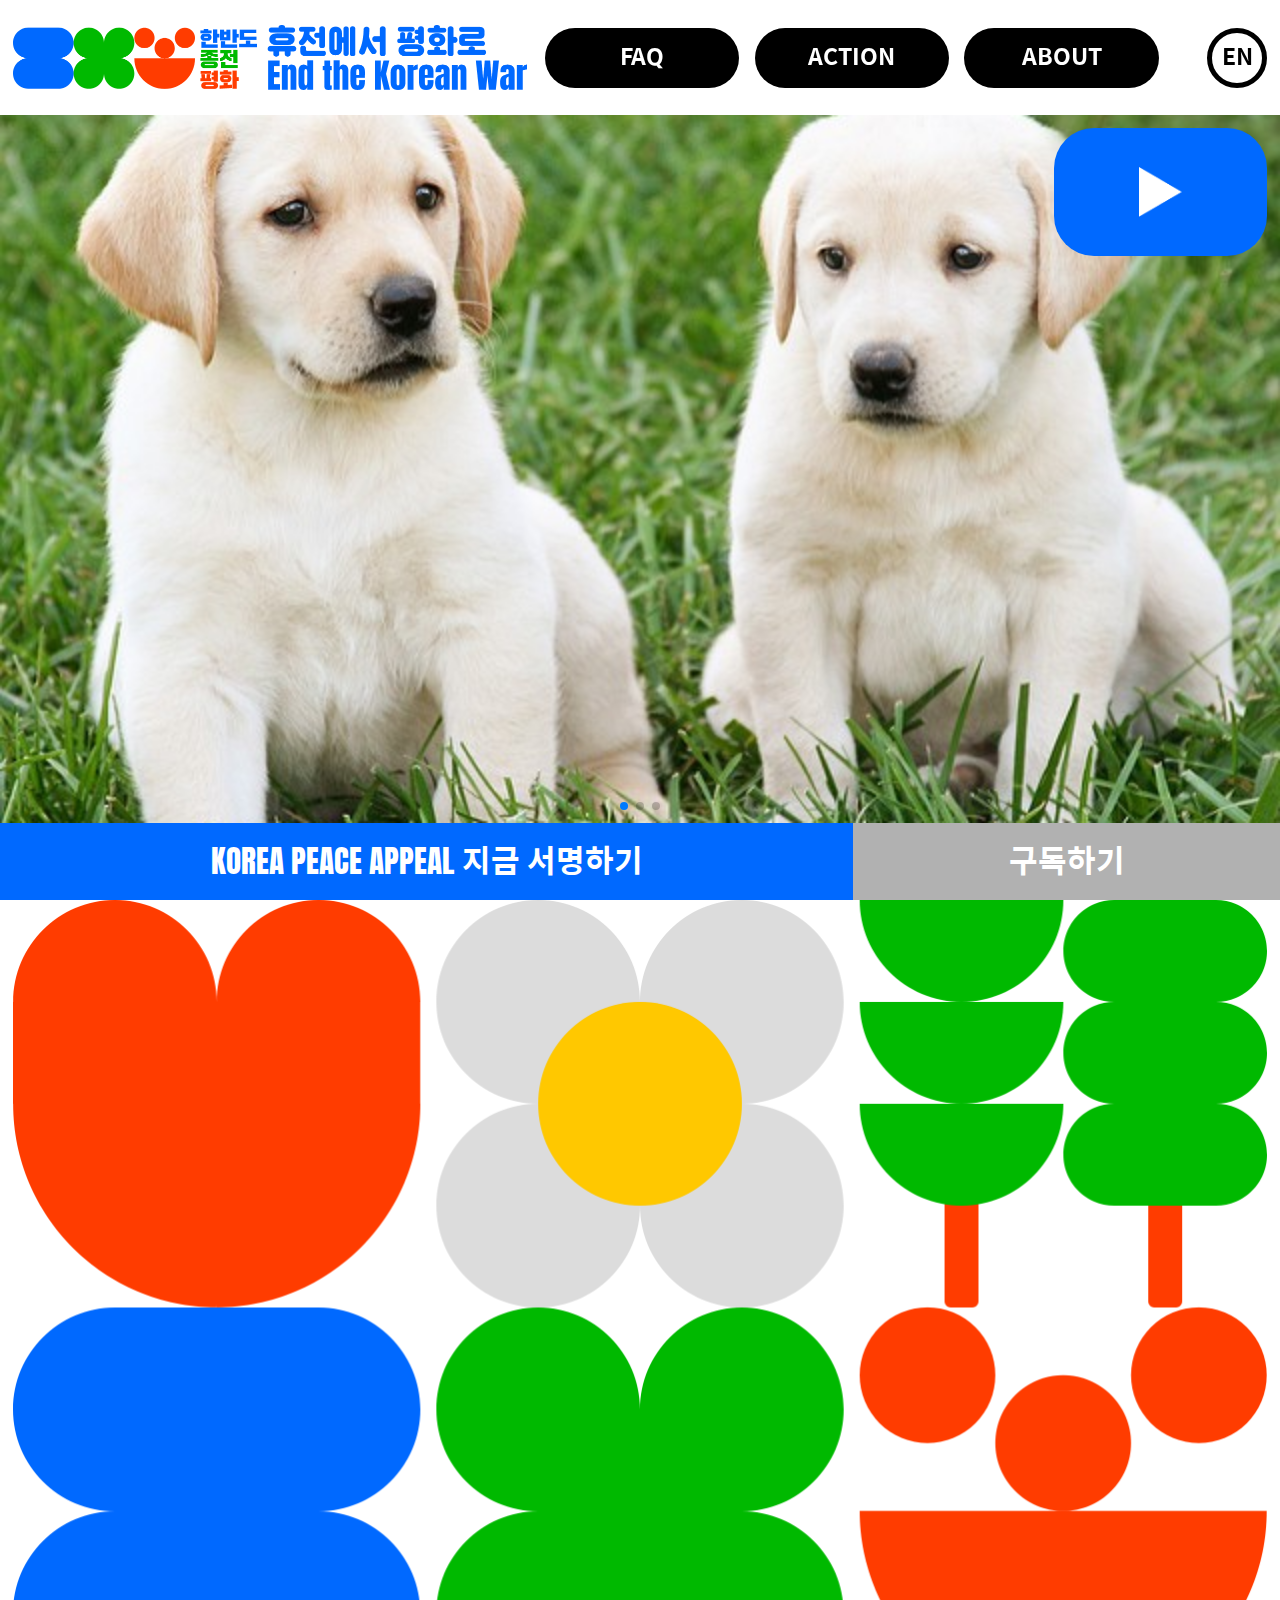
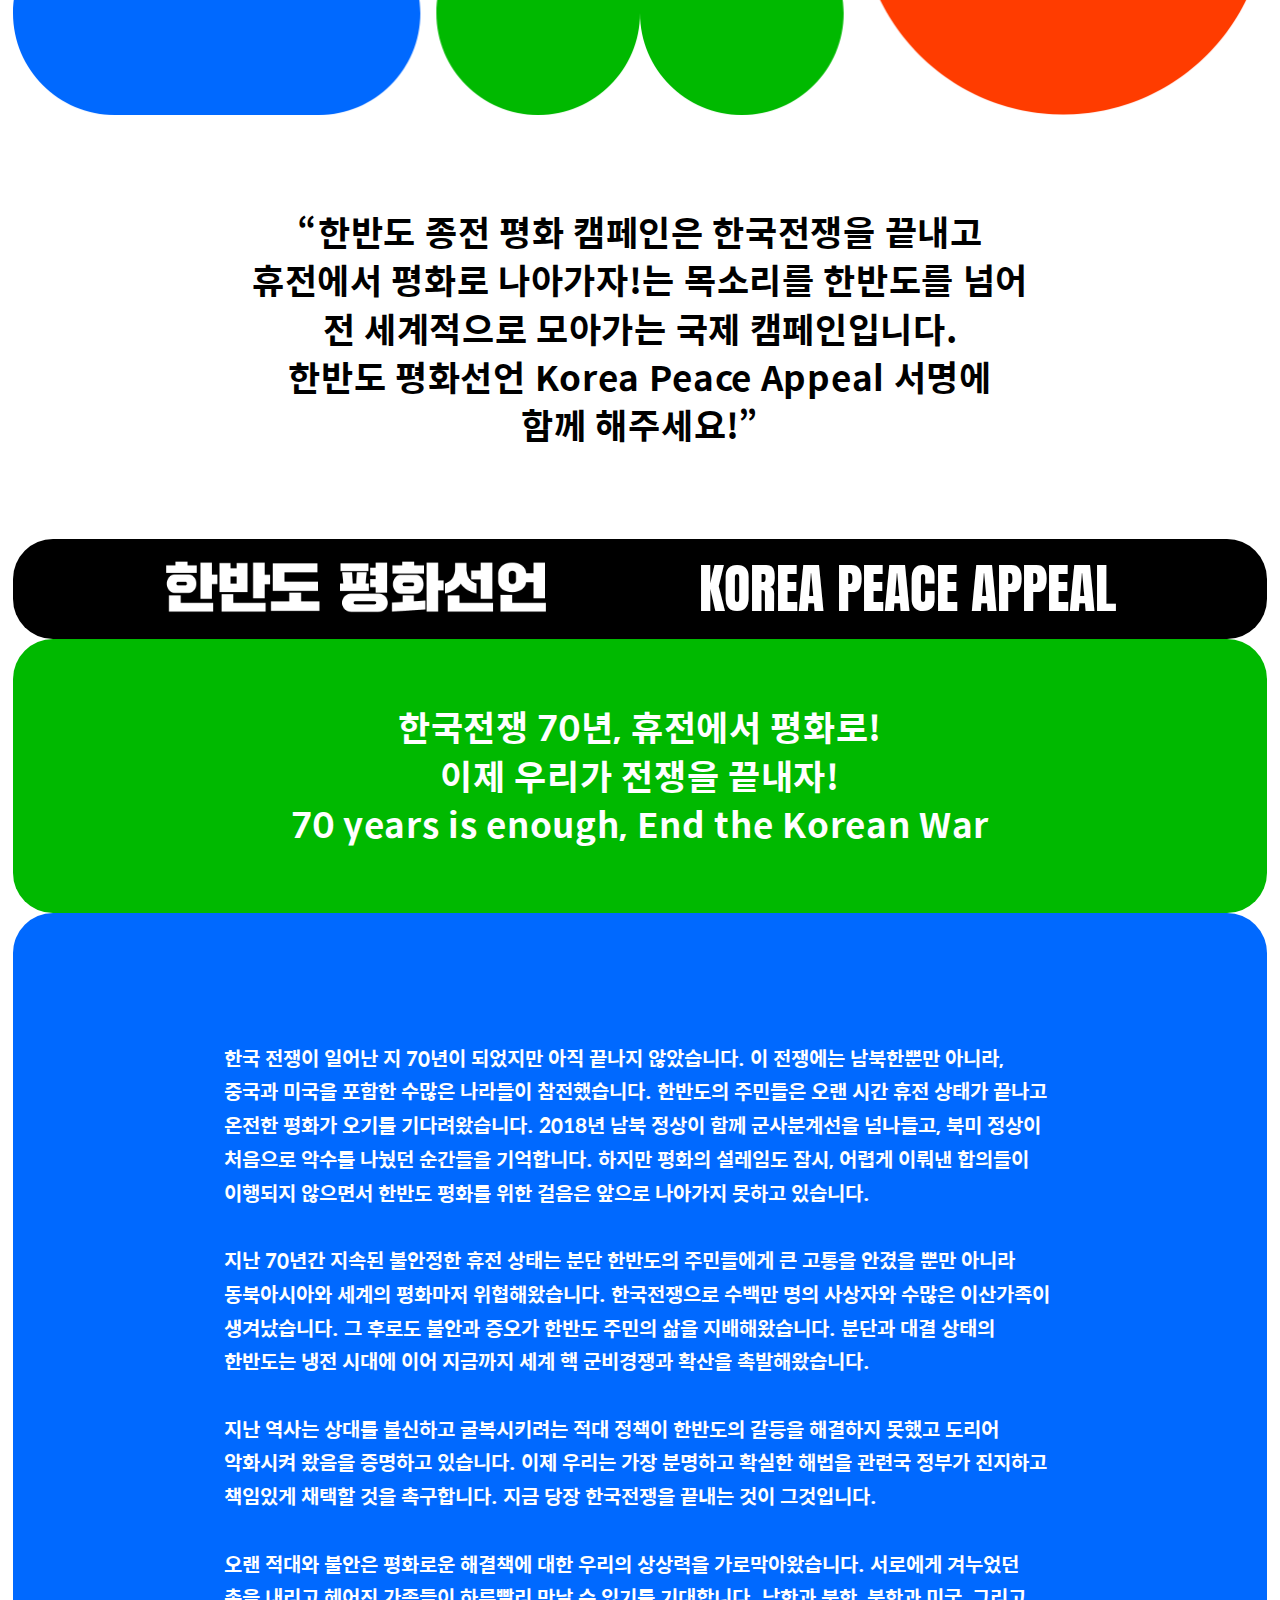
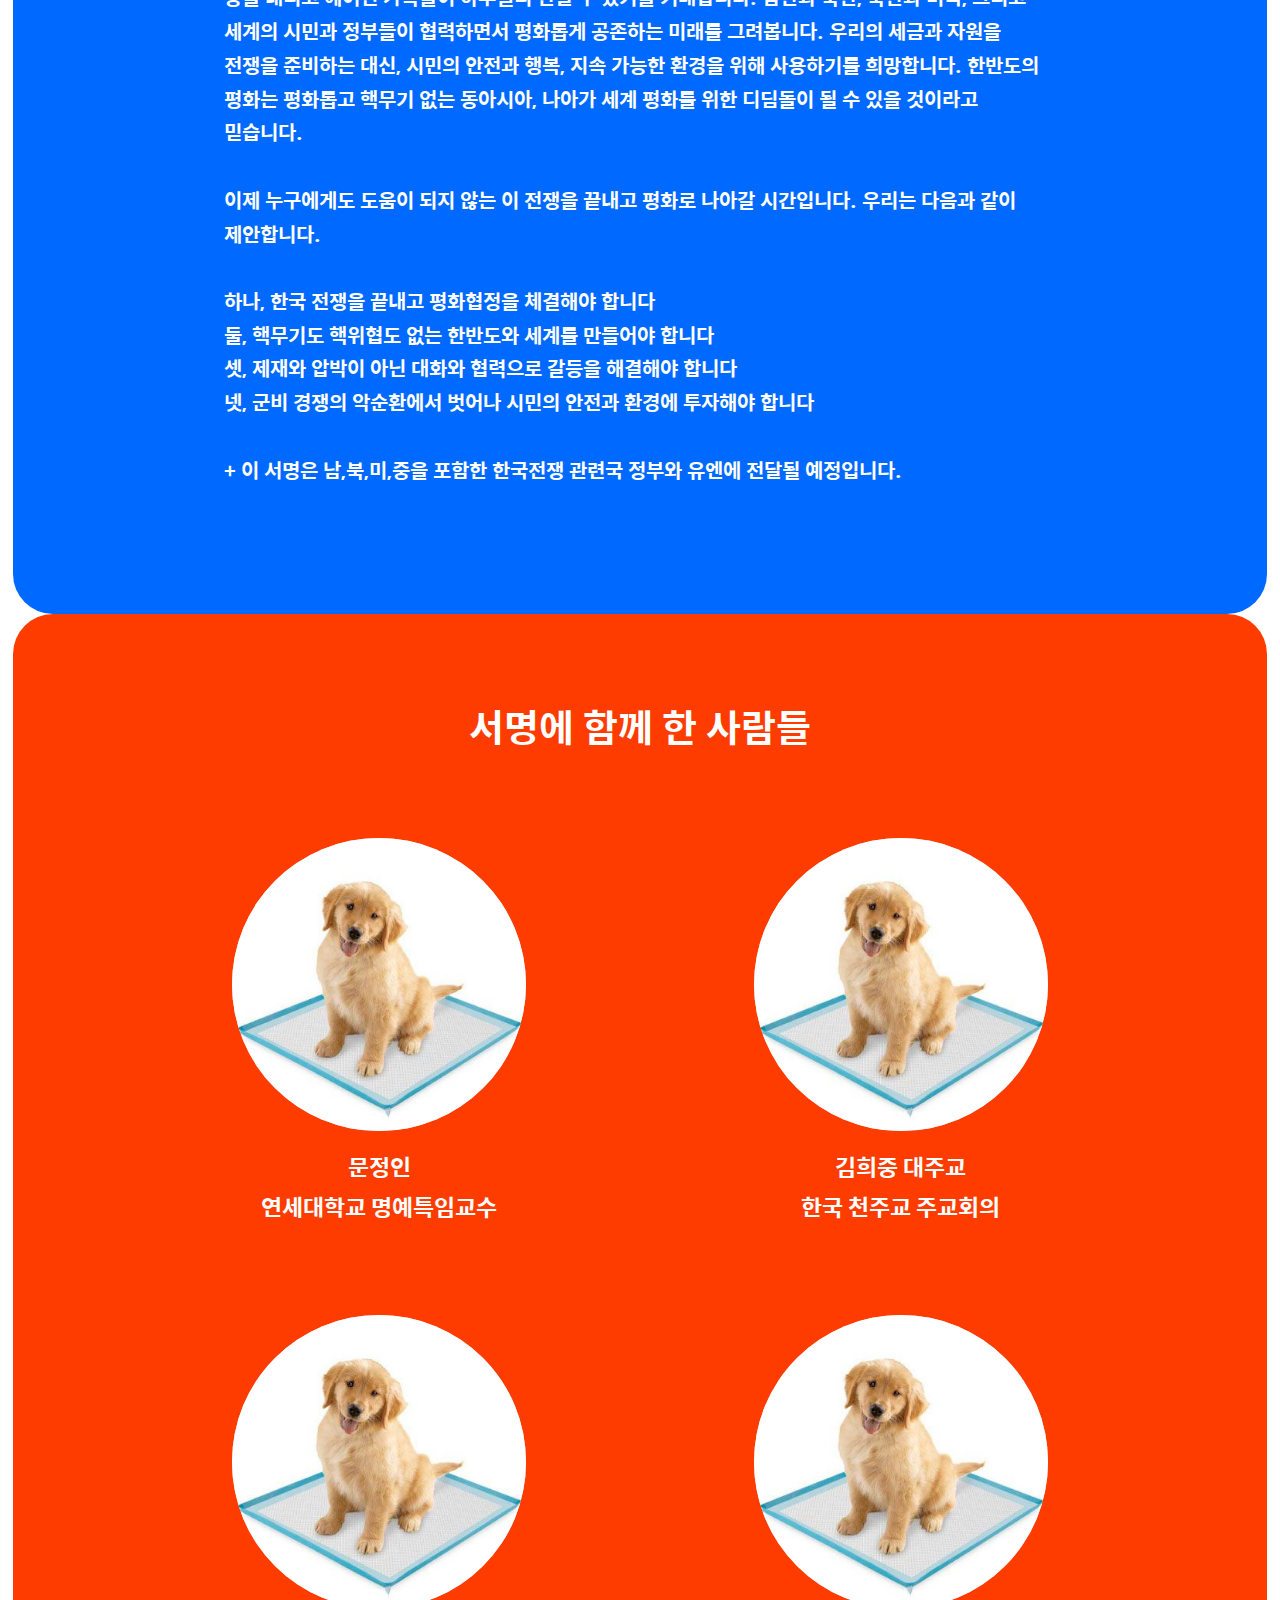
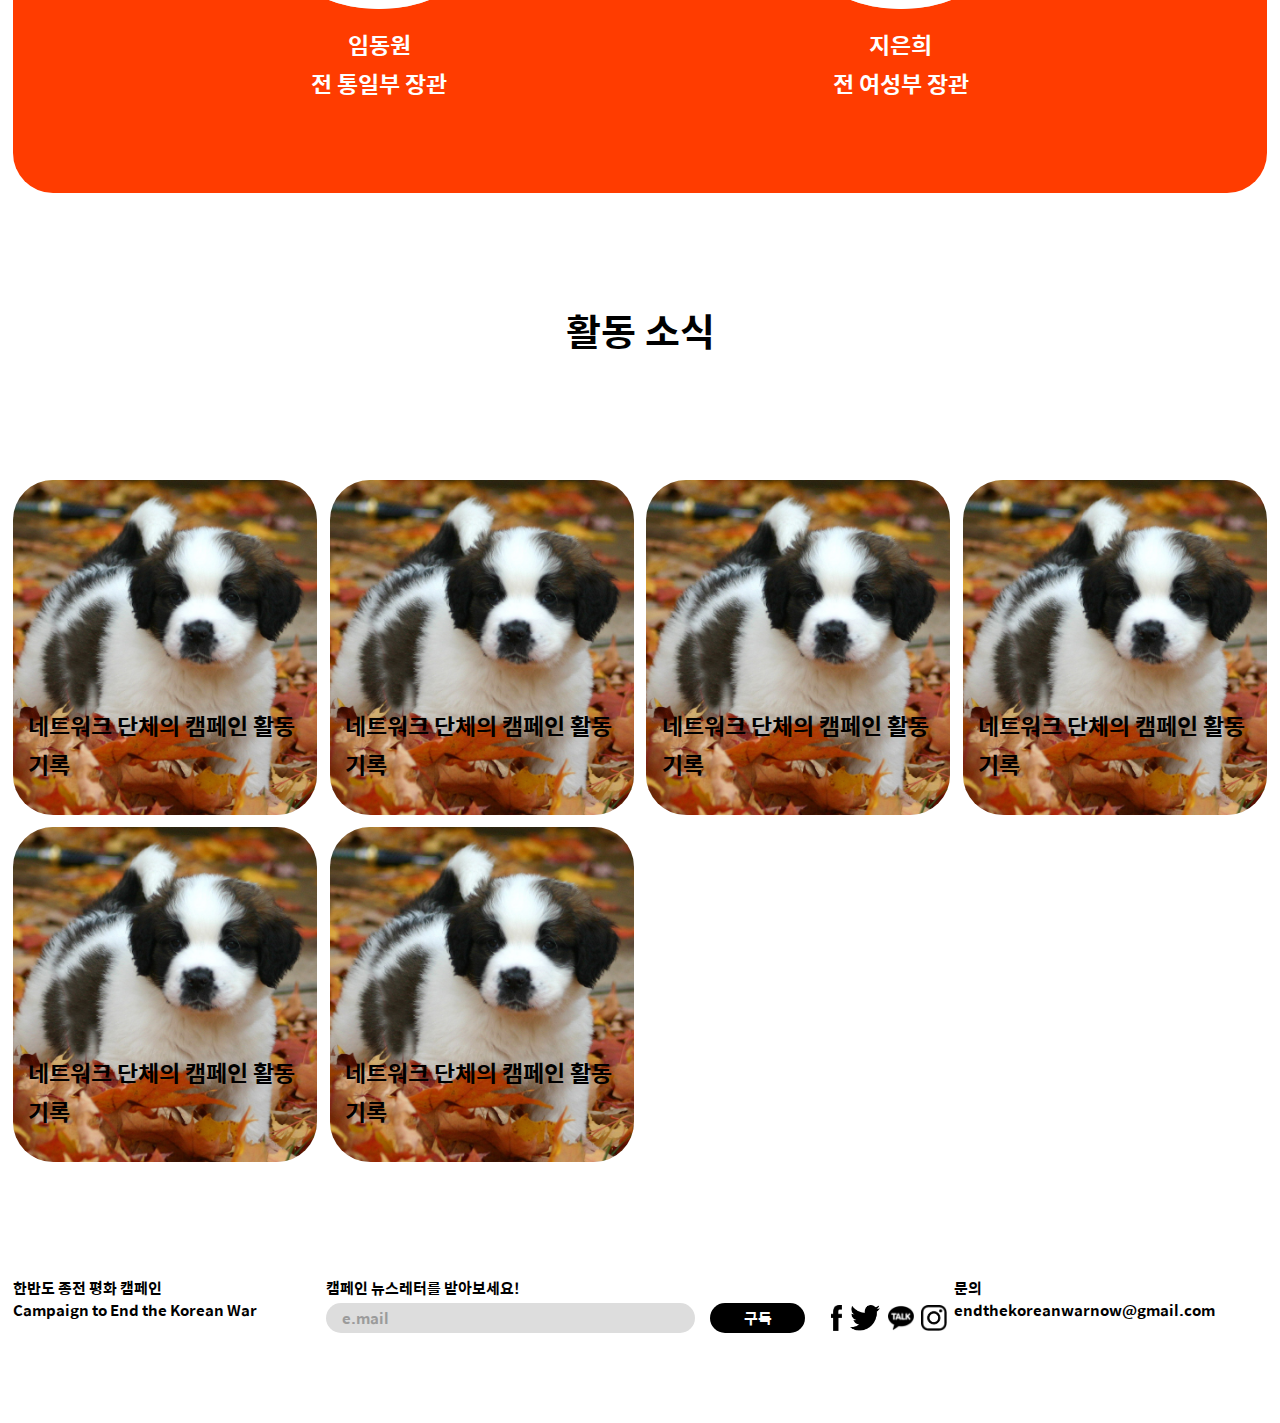
<file: index.html>
<!DOCTYPE html>
<html lang="en">
<head>
  <meta charset="UTF-8">
  <meta name="viewport" content="width=device-width, initial-scale=1.0">
  <link rel="stylesheet" href="./styles/normalize.css">
  <link rel="stylesheet" href="./styles/style.css">
  <link rel="stylesheet" href="./libraries/swiper.css">
  <title>한반도 종전 평화</title>
</head>
<body>

  <!-- Invisible Header (for SEO) -->
  <h1 class="hidden-header">한반도 종전 평화</h1>
  
  <!-- Nav Bar -->
  <div class="nav">
    <a class="nav__logo" href="/">
      <img class="logo-img" src="./images/logo.png" />
      <img class="logo-img--mobile" src="./images/logo-mobile.png" />
    </a>
    <a class="nav__link nav__link--faq" href="/faq.html">FAQ</a>
    <a class="nav__link nav__link--action" href="/action.html">ACTION</a>
    <a class="nav__link nav__link--about" href="/about.html">ABOUT</a>
    <a class="nav__lang">EN</a>
    <a class="hamburger">
      <img src="./images/icon-hamburger.png">
    </a>
  </div>

  <!-- Mobile Nav Layer -->
  <div class="mobile-nav">
    <a class="mobile-nav__link nav__link--faq" href="/faq.html">FAQ</a>
    <a class="mobile-nav__link nav__link--action" href="/action.html">ACTION</a>
    <a class="mobile-nav__link nav__link--about" href="/about.html">ABOUT</a>
    <a class="mobile-nav__lang">EN</a>
    <a class="mobile-nav-close-button">
      <img src="./images/icon-close-white-no-circle.png" />
    </a>
  </div>

  <!-- Shortcuts -->
  <div class="shortcuts">
    <a class="shortcuts__link shortcuts__link--sign" href="#sign">
      <span class="use-brand-font">KOREA PEACE APPEAL</span>지금 서명하기
    </a>
    <a class="shortcuts__link shortcuts__link--subscribe">
      구독하기
    </a>
  </div>
  <div class="top-clearance"></div>

  <!-- Sign-Form -->
  <div id="signform-layer" action="/" class="signform-layer">
    <form class="signform" method="POST">
      <!-- <div class=""></div> -->
      <input class="signform-input-text signform__name" type="text" name="name" placeholder="이름" >
      <div class="signform__gender custom-select">
        <select class="signform-select" name="gender">
          <option value="" disabled selected hidden>성별</option>
          <option value="male">남자</option>
          <option value="female">여자</option>
          <!-- <option value="기타">기타</option> -->
        </select> 
        <img class="custom-select-arrow" src="./images/icon-arrow.png">
      </div>
      <div class="signform__city custom-select">
        <select class="signform-select" name="city">
          <option value="" disabled selected hidden>도시</option>
          <option value="seoul">서울</option>
          <option value="seoul">서울</option>
          <option value="seoul">서울</option>
          <option value="seoul">서울</option>
          <option value="seoul">서울</option>
          <!-- ... -->
        </select>
        <img class="custom-select-arrow" src="./images/icon-arrow.png">
      </div>
      <div class="signform__country custom-select">
        <select class="signform-select" name="country">
          <option value="" disabled selected hidden>국가</option>
          <option value="republic-of-korea">Republic of Korea</option>
          <option value="republic-of-korea">Republic of Korea</option>
          <option value="republic-of-korea">Republic of Korea</option>
          <option value="republic-of-korea">Republic of Korea</option>
          <option value="republic-of-korea">Republic of Korea</option>
          <!-- ... -->
        </select>
        <img class="custom-select-arrow" src="./images/icon-arrow.png">
      </div>
      <input class="signform-input-text signform__email" type="text" id="email" name="email" placeholder="e.mail">
      <label class="signform__agree" for="agree" >
        <input type="checkbox" id="agree" name="agree">
        <div></div>
        개인정보 수집/이용에 동의
      </label>
      <p id="error-message" class="error-message--hidden">모든 필드를 작성해주세요.</p>
      <input id="signform-submit" class="signform-input-submit" type="submit" value="서명하기">
      <div class="share-button-box">
        <a class="share-button"> 
          <img src="./images/icon-facebook.png" />
        </a>
        <a class="share-button"> 
          <img src="./images/icon-twitter.png" />
        </a>
        <a class="share-button">
          <img src="./images/icon-kakao.png" />
        </a>
        <a class="share-button">
          <img src="./images/icon-instragram.png" />
        </a>
      </div>
    </form>
    <a class="signform-close-button">
      <img src="./images/icon-close-black.png" />
    </a>
  </div>
 

  <!-- 
    * * * * * * * * * * * * * * * * * * * * * * * * * * * * * * * * * * *
    * Page-Specific Markup: -->

  <!-- 
    * Instructions on displaying animated graph:
    * 1. Add ".show-graph" class to #graph-container element.
    * 2. Insert number in #graph-number element.
   -->

  <div id="graph-container" class="section"> 
    <!-- (A) Signers Total Module -->
    <div id="graph">
      <div id="graph-bar" class="graph__bar"></div>
      <p class="graph__text">
        평화의 연대에 동참한<br/>
        <span id="graph-number" class="graph__number use-brand-font">
          <!-- Below is a sample number. Replace it with dynamic data. -->
          83842391
        </span>명
      </p>
    </div>
    <!-- (B) Swiper Module -->
    <div id="swiper" class="swiper-container">
      <div class="swiper-wrapper">
        <img class="swiper-slide object-fit-image" src="./images/swiper-sample-1.jpg">
        <img class="swiper-slide object-fit-image" src="./images/swiper-sample-2.jpg">
        <img class="swiper-slide object-fit-image" src="./images/swiper-sample-3.jpg">
      </div>
      <div class="swiper-pagination"></div>
    </div>
    <!-- Play Button -->
    <a class="landing__play-button">
      <img id="show-on-mouseleave" src="./images/icon-play.png">
      <p id="show-on-mouseenter">영상 보기</p>
    </a>
  </div>

  <div class="section section--intro">
    <img class="intro__cover-graphic" src="./images/cover-graphic.png"/>
    <p class="intro__statement">
      “한반도 종전 평화 캠페인은 한국전쟁을 끝내고<br/>
      휴전에서 평화로 나아가자!는 목소리를 한반도를 넘어<br/>
      전 세계적으로 모아가는 국제 캠페인입니다.<br/>
      한반도 평화선언 Korea Peace Appeal 서명에<br/>
      함께 해주세요!”
    </p>
    <div class="intro__title-box">
      <img class="phrase" src="./images/phrase.png">
      <h2 class="use-brand-font">KOREA PEACE APPEAL</h2>
    </div>
    <div class="intro__subtitle-box">
      <h3>
        한국전쟁 70년, 휴전에서 평화로!<br/>
        이제 우리가 전쟁을 끝내자!<br/>
        70 years is enough, End the Korean War<br/>
      </h3>
    </div>
    <div class="intro__text-box">
      <p>
        한국 전쟁이 일어난 지 70년이 되었지만 아직 끝나지 않았습니다. 이 전쟁에는 남북한뿐만 아니라, 중국과 미국을 포함한 수많은 나라들이 참전했습니다. 한반도의 주민들은 오랜 시간 휴전 상태가 끝나고 온전한 평화가 오기를 기다려왔습니다. 2018년 남북 정상이 함께 군사분계선을 넘나들고, 북미 정상이 처음으로 악수를 나눴던 순간들을 기억합니다. 하지만 평화의 설레임도 잠시, 어렵게 이뤄낸 합의들이 이행되지 않으면서 한반도 평화를 위한 걸음은 앞으로 나아가지 못하고 있습니다.
        <br/><br/>
        지난 70년간 지속된 불안정한 휴전 상태는 분단 한반도의 주민들에게 큰 고통을 안겼을 뿐만 아니라 동북아시아와 세계의 평화마저 위협해왔습니다. 한국전쟁으로 수백만 명의 사상자와 수많은 이산가족이 생겨났습니다. 그 후로도 불안과 증오가 한반도 주민의 삶을 지배해왔습니다. 분단과 대결 상태의 한반도는 냉전 시대에 이어 지금까지 세계 핵 군비경쟁과 확산을 촉발해왔습니다.  
        <br/><br/>
        지난 역사는 상대를 불신하고 굴복시키려는 적대 정책이 한반도의 갈등을 해결하지 못했고 도리어 악화시켜 왔음을 증명하고 있습니다. 이제 우리는 가장 분명하고 확실한 해법을 관련국 정부가 진지하고 책임있게 채택할 것을 촉구합니다. 지금 당장 한국전쟁을 끝내는 것이 그것입니다.
        <br/><br/>
        오랜 적대와 불안은 평화로운 해결책에 대한 우리의 상상력을 가로막아왔습니다. 서로에게 겨누었던 총을 내리고 헤어진 가족들이 하루빨리 만날 수 있기를 기대합니다. 남한과 북한, 북한과 미국, 그리고 세계의 시민과 정부들이 협력하면서 평화롭게 공존하는 미래를 그려봅니다. 우리의 세금과 자원을 전쟁을 준비하는 대신, 시민의 안전과 행복, 지속 가능한 환경을 위해 사용하기를 희망합니다. 한반도의 평화는 평화롭고 핵무기 없는 동아시아, 나아가 세계 평화를 위한 디딤돌이 될 수 있을 것이라고 믿습니다. 
        <br/><br/>
        이제 누구에게도 도움이 되지 않는 이 전쟁을 끝내고 평화로 나아갈 시간입니다. 우리는 다음과 같이 제안합니다.
        <br/><br/>
        하나, 한국 전쟁을 끝내고 평화협정을 체결해야 합니다
        <br/>
        둘, 핵무기도 핵위협도 없는 한반도와 세계를 만들어야 합니다
        <br/>
        셋, 제재와 압박이 아닌 대화와 협력으로 갈등을 해결해야 합니다
        <br/>
        넷, 군비 경쟁의 악순환에서 벗어나 시민의 안전과 환경에 투자해야 합니다
        <br/><br/>
        + 이 서명은 남,북,미,중을 포함한 한국전쟁 관련국 정부와 유엔에 전달될 예정입니다.
      </p>
    </div>
    <div class="intro__signers">
      <h3>서명에 함께 한 사람들</h3>
      <div class="profile-list">
        <!-- 
          * * * * * * * * * * * * * * * * * * *
          * Replace with a loop from here, -->
        <div class="profile">
          <div class="profile__img-mask">
            <img class="profile__img object-fit-image" src="./images/profile-sample.jpg">
          </div>
          <h4 class="profile__name">
            문정인
          </h4>
          <h4 class="profile__title">
            연세대학교 명예특임교수
          </h4>
        </div>
        <div class="profile">
          <div class="profile__img-mask">
            <img class="profile__img object-fit-image" src="./images/profile-sample.jpg">
          </div>
          <h4 class="profile__name">
            김희중 대주교
          </h4>
          <h4 class="profile__title">
            한국 천주교 주교회의
          </h4>
        </div>
        <div class="profile">
          <div class="profile__img-mask">
            <img class="profile__img object-fit-image" src="./images/profile-sample.jpg">
          </div>
          <h4 class="profile__name">
            임동원
          </h4>
          <h4 class="profile__title">
            전 통일부 장관
          </h4>
        </div>
        <div class="profile">
          <div class="profile__img-mask">
            <img class="profile__img object-fit-image" src="./images/profile-sample.jpg">
          </div>
          <h4 class="profile__name">
            지은희
          </h4>
          <h4 class="profile__title">
            전 여성부 장관
          </h4>
        </div>
        <!-- to hear.   *
          * * * * * * * *
        -->
      </div>
    </div>
  </div>

  <div class="section section--news">
    <h2 class="news__title">활동 소식</h2>
    <div class="news__news-card-list">
      <!-- 
        * * * * * * * * * * * * * * * * * * *
        * Replace with a loop from here, -->
      <a class="news-card" href="/action.html#sample-slug-1">
        <img class="news-card__img object-fit-image" src="images/news-sample.jpg">
        <h3 class="news-card__title">
          네트워크 단체의 캠페인 활동 기록
        </h3>
      </a>
      <a class="news-card" href="/action.html#sample-slug-2">
        <img class="news-card__img object-fit-image" src="images/news-sample.jpg">
        <h3 class="news-card__title">
          네트워크 단체의 캠페인 활동 기록
        </h3>
      </a>
      <a class="news-card" href="/action.html#sample-slug-3">
        <img class="news-card__img object-fit-image" src="images/news-sample.jpg">
        <h3 class="news-card__title">
          네트워크 단체의 캠페인 활동 기록
        </h3>
      </a>
      <a class="news-card" href="/action.html#sample-slug-4">
        <img class="news-card__img object-fit-image" src="images/news-sample.jpg">
        <h3 class="news-card__title">
          네트워크 단체의 캠페인 활동 기록
        </h3>
      <a class="news-card" href="/action.html#sample-slug-5">
        <img class="news-card__img object-fit-image" src="images/news-sample.jpg">
        <h3 class="news-card__title">
          네트워크 단체의 캠페인 활동 기록
        </h3>
      </a>
      <a class="news-card" href="/action.html#sample-slug-6">
        <img class="news-card__img object-fit-image" src="images/news-sample.jpg">
        <h3 class="news-card__title">
          네트워크 단체의 캠페인 활동 기록
        </h3>
      </a>
      <!-- to hear.   *
        * * * * * * * *
      -->
    </div>
  </div>
  <!--                                                                  *
    * * * * * * * * * * * * * * * * * * * * * * * * * * * * * * * * * * *
  -->
  

  <!-- Footer -->
  <div class="footer">
    <div class="footer__left-box">
      <p>
        한반도 종전 평화 캠페인<br/>
        Campaign to End the Korean War
      </p>
    </div>
    <div class="footer__middle-box">
      <form>
        <label class="form__label" for="email">캠페인 뉴스레터를 받아보세요!</label><br/>
        <div class="form__input-group">
          <input class="form__input--email" type="email" id="email" name="email" placeholder="e.mail">
          <input class="form__input--submit" type="submit" value="구독">
          <a class="share-button"> 
            <img src="./images/icon-facebook.png" />
          </a>
          <a class="share-button"> 
            <img src="./images/icon-twitter.png" />
          </a>
          <a class="share-button">
            <img src="./images/icon-kakao.png" />
          </a>
          <a class="share-button">
            <img src="./images/icon-instragram.png" />
          </a>
        </div>
      </form>
    </div>
    <div class="footer__right-box">
      <p>
        문의<br/>
        endthekoreanwarnow@gmail.com
      </p>
    </div>
  </div>

  <div class="bottom-clearance"></div>


  <!--
    * * * * * * * * * * * * * * * * * * * * * * *
    * Page-Related Scripts -->
  <script src="./libraries/css-vars-ponyfill.min.js"></script>
  <script src="./libraries/swiper.min.js"></script>
  <script src="./libraries/ofi.min.js"></script>
  <script src="./common.js"></script>
  <script src="./index.js"></script>
  <!--                                          *
    * * * * * * * * * * * * * * * * * * * * * * *
  -->


</body>
</html>
</file>
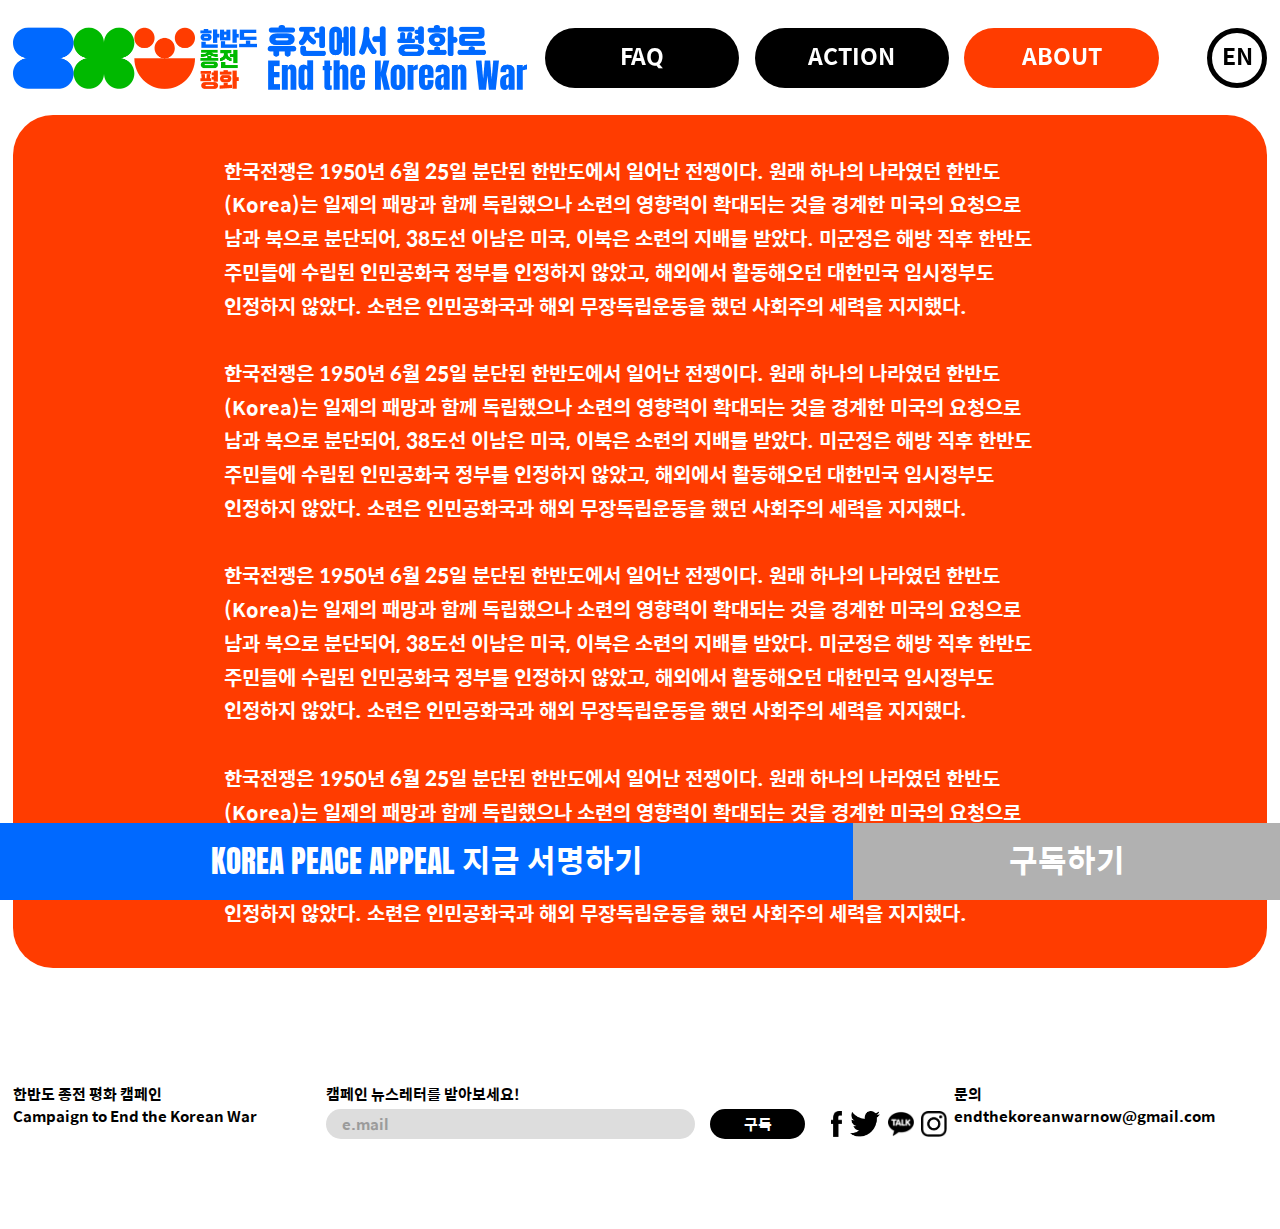
<file: about.html>
<!DOCTYPE html>
<html lang="en">
<head>
  <meta charset="UTF-8">
  <meta name="viewport" content="width=device-width, initial-scale=1.0">
  <link rel="stylesheet" href="./styles/normalize.css">
  <link rel="stylesheet" href="./styles/style.css">
  <title>한반도 종전 평화</title>
</head>
<body>

  <!-- Invisible Header (for SEO) -->
  <h1 class="hidden-header">한반도 종전 평화</h1>
  
  <!-- Nav Bar -->
  <div class="nav">
    <a class="nav__logo" href="/">
      <img class="logo-img" src="./images/logo.png" />
      <img class="logo-img--mobile" src="./images/logo-mobile.png" />
    </a>
    <a class="nav__link nav__link--faq" href="/faq.html">FAQ</a>
    <a class="nav__link nav__link--action" href="/action.html">ACTION</a>
    <a class="nav__link nav__link--about nav__link--active" href="/about.html">ABOUT</a>
    <a class="nav__lang">EN</a>
    <a class="hamburger">
      <img src="./images/icon-hamburger.png">
    </a>
  </div>

  <!-- Mobile Nav Layer -->
  <div class="mobile-nav">
    <a class="mobile-nav__link nav__link--faq" href="/faq.html">FAQ</a>
    <a class="mobile-nav__link nav__link--action" href="/action.html">ACTION</a>
    <a class="mobile-nav__link nav__link--about" href="/about.html">ABOUT</a>
    <a class="mobile-nav__lang">EN</a>
    <a class="mobile-nav-close-button">
      <img src="./images/icon-close-white-no-circle.png" />
    </a>
  </div>

  <!-- Shortcuts -->
  <div class="shortcuts">
    <a class="shortcuts__link shortcuts__link--sign" href="#sign">
      <span class="use-brand-font">KOREA PEACE APPEAL</span>지금 서명하기
    </a>
    <a class="shortcuts__link shortcuts__link--subscribe">
      구독하기
    </a>
  </div>
  <div class="top-clearance"></div>
 
  <!-- Sign-Form -->
  <div id="signform-layer" action="/" class="signform-layer">
    <form class="signform" method="POST">
      <!-- <div class=""></div> -->
      <input class="signform-input-text signform__name" type="text" name="name" placeholder="이름" >
      <div class="signform__gender custom-select">
        <select class="signform-select" name="gender">
          <option value="" disabled selected hidden>성별</option>
          <option value="male">남자</option>
          <option value="female">여자</option>
          <!-- <option value="기타">기타</option> -->
        </select> 
        <img class="custom-select-arrow" src="./images/icon-arrow.png">
      </div>
      <div class="signform__city custom-select">
        <select class="signform-select" name="city">
          <option value="" disabled selected hidden>도시</option>
          <option value="seoul">서울</option>
          <option value="seoul">서울</option>
          <option value="seoul">서울</option>
          <option value="seoul">서울</option>
          <option value="seoul">서울</option>
          <!-- ... -->
        </select>
        <img class="custom-select-arrow" src="./images/icon-arrow.png">
      </div>
      <div class="signform__country custom-select">
        <select class="signform-select" name="country">
          <option value="" disabled selected hidden>국가</option>
          <option value="republic-of-korea">Republic of Korea</option>
          <option value="republic-of-korea">Republic of Korea</option>
          <option value="republic-of-korea">Republic of Korea</option>
          <option value="republic-of-korea">Republic of Korea</option>
          <option value="republic-of-korea">Republic of Korea</option>
          <!-- ... -->
        </select>
        <img class="custom-select-arrow" src="./images/icon-arrow.png">
      </div>
      <input class="signform-input-text signform__email" type="text" id="email" name="email" placeholder="e.mail">
      <label class="signform__agree" for="agree" >
        <input type="checkbox" id="agree" name="agree">
        <div></div>
        개인정보 수집/이용에 동의
      </label>
      <p id="error-message" class="error-message--hidden">모든 필드를 작성해주세요.</p>
      <input id="signform-submit" class="signform-input-submit" type="submit" value="서명하기">
    </form>
    <a class="signform-close-button">
      <img src="./images/icon-close-black.png" />
    </a>
  </div>

  <!-- 
    * * * * * * * * * * * * * * * * * * * * * * * * * * * * * * * * * * *
    * Page-Specific Markup: -->

  <div class="section">
    <div class="about-text-box">
      <p class="about-text">
        한국전쟁은 1950년 6월 25일 분단된 한반도에서 일어난 전쟁이다. 
        원래 하나의 나라였던 한반도(Korea)는 일제의 패망과 함께 독립했으나 소련의 영향력이 확대되는 것을 경계한 미국의 요청으로 남과 북으로 분단되어, 38도선 이남은 미국, 이북은 소련의 지배를 받았다. 
        미군정은 해방 직후 한반도 주민들에 수립된 인민공화국 정부를 인정하지 않았고, 해외에서 활동해오던 대한민국 임시정부도 인정하지 않았다. 
        소련은 인민공화국과 해외 무장독립운동을 했던 사회주의 세력을 지지했다.
        <br/><br/>
        한국전쟁은 1950년 6월 25일 분단된 한반도에서 일어난 전쟁이다. 
        원래 하나의 나라였던 한반도(Korea)는 일제의 패망과 함께 독립했으나 소련의 영향력이 확대되는 것을 경계한 미국의 요청으로 남과 북으로 분단되어, 38도선 이남은 미국, 이북은 소련의 지배를 받았다. 
        미군정은 해방 직후 한반도 주민들에 수립된 인민공화국 정부를 인정하지 않았고, 해외에서 활동해오던 대한민국 임시정부도 인정하지 않았다. 
        소련은 인민공화국과 해외 무장독립운동을 했던 사회주의 세력을 지지했다.
        <br/><br/>
        한국전쟁은 1950년 6월 25일 분단된 한반도에서 일어난 전쟁이다. 
        원래 하나의 나라였던 한반도(Korea)는 일제의 패망과 함께 독립했으나 소련의 영향력이 확대되는 것을 경계한 미국의 요청으로 남과 북으로 분단되어, 38도선 이남은 미국, 이북은 소련의 지배를 받았다. 
        미군정은 해방 직후 한반도 주민들에 수립된 인민공화국 정부를 인정하지 않았고, 해외에서 활동해오던 대한민국 임시정부도 인정하지 않았다. 
        소련은 인민공화국과 해외 무장독립운동을 했던 사회주의 세력을 지지했다.
        <br/><br/>
        한국전쟁은 1950년 6월 25일 분단된 한반도에서 일어난 전쟁이다. 
        원래 하나의 나라였던 한반도(Korea)는 일제의 패망과 함께 독립했으나 소련의 영향력이 확대되는 것을 경계한 미국의 요청으로 남과 북으로 분단되어, 38도선 이남은 미국, 이북은 소련의 지배를 받았다. 
        미군정은 해방 직후 한반도 주민들에 수립된 인민공화국 정부를 인정하지 않았고, 해외에서 활동해오던 대한민국 임시정부도 인정하지 않았다. 
        소련은 인민공화국과 해외 무장독립운동을 했던 사회주의 세력을 지지했다.
      </p>
    </div>
  </div>


  <!--                                                                  *
    * * * * * * * * * * * * * * * * * * * * * * * * * * * * * * * * * * *
  -->
  

  <!-- Footer -->
  <div class="footer">
    <div class="footer__left-box">
      <p>
        한반도 종전 평화 캠페인<br/>
        Campaign to End the Korean War
      </p>
    </div>
    <div class="footer__middle-box">
      <form>
        <label class="form__label" for="email">캠페인 뉴스레터를 받아보세요!</label><br/>
        <div class="form__input-group">
          <input class="form__input--email" type="email" id="email" name="email" placeholder="e.mail">
          <input class="form__input--submit" type="submit" value="구독">
          <a class="share-button"> 
            <img src="./images/icon-facebook.png" />
          </a>
          <a class="share-button"> 
            <img src="./images/icon-twitter.png" />
          </a>
          <a class="share-button">
            <img src="./images/icon-kakao.png" />
          </a>
          <a class="share-button">
            <img src="./images/icon-instragram.png" />
          </a>
        </div>
      </form>
    </div>
    <div class="footer__right-box">
      <p>
        문의<br/>
        endthekoreanwarnow@gmail.com
      </p>
    </div>
  </div>

  <div class="bottom-clearance"></div>


  <!--
    * * * * * * * * * * * * * * * * * * * * * * *
    * Page-Related Scripts -->
  <script src="./libraries/css-vars-ponyfill.min.js"></script>
  <script src="./libraries/ofi.min.js"></script>
  <script src="./common.js"></script>
  <script src="./about.js"></script>
  <!--                                          *
    * * * * * * * * * * * * * * * * * * * * * * *
  -->


</body>
</html>
</file>
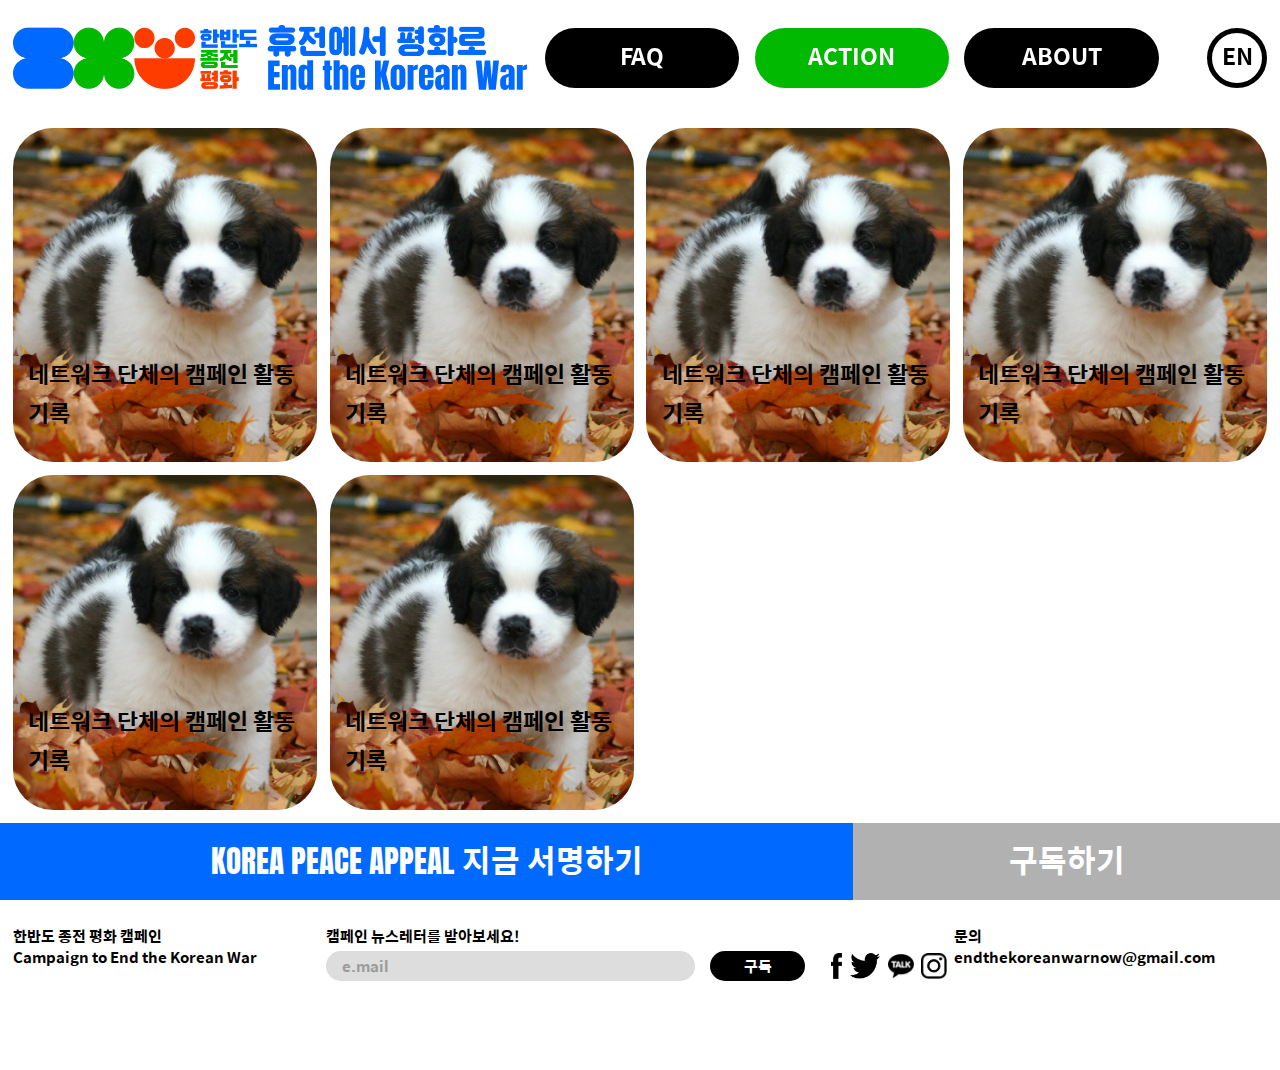
<file: action.html>
<!DOCTYPE html>
<html lang="en">
<head>
  <meta charset="UTF-8">
  <meta name="viewport" content="width=device-width, initial-scale=1.0">
  <link rel="stylesheet" href="./styles/normalize.css">
  <link rel="stylesheet" href="./styles/style.css">
  <title>한반도 종전 평화</title>
</head>
<body id="action-page-body">

  <!-- Invisible Header (for SEO) -->
  <h1 class="hidden-header">한반도 종전 평화</h1>
  
  <!-- Nav Bar -->
  <div class="nav">
    <a class="nav__logo" href="/">
      <img class="logo-img" src="./images/logo.png" />
      <img class="logo-img--mobile" src="./images/logo-mobile.png" />
    </a>
    <a class="nav__link nav__link--faq" href="/faq.html">FAQ</a>
    <a class="nav__link nav__link--action nav__link--active" href="/action.html">ACTION</a>
    <a class="nav__link nav__link--about" href="/about.html">ABOUT</a>
    <a class="nav__lang">EN</a>
    <a class="hamburger">
      <img src="./images/icon-hamburger.png">
    </a>
  </div>

  <!-- Mobile Nav Layer -->
  <div class="mobile-nav">
    <a class="mobile-nav__link nav__link--faq" href="/faq.html">FAQ</a>
    <a class="mobile-nav__link nav__link--action" href="/action.html">ACTION</a>
    <a class="mobile-nav__link nav__link--about" href="/about.html">ABOUT</a>
    <a class="mobile-nav__lang">EN</a>
    <a class="mobile-nav-close-button">
      <img src="./images/icon-close-white-no-circle.png" />
    </a>
  </div>

  <!-- Shortcuts -->
  <div class="shortcuts">
    <a class="shortcuts__link shortcuts__link--sign" href="#sign">
      <span class="use-brand-font">KOREA PEACE APPEAL</span>지금 서명하기
    </a>
    <a class="shortcuts__link shortcuts__link--subscribe">
      구독하기
    </a>
  </div>
  <div class="top-clearance"></div>
 
  <!-- Sign-Form -->
  <div id="signform-layer" action="/" class="signform-layer">
    <form class="signform" method="POST">
      <!-- <div class=""></div> -->
      <input class="signform-input-text signform__name" type="text" name="name" placeholder="이름" >
      <div class="signform__gender custom-select">
        <select class="signform-select" name="gender">
          <option value="" disabled selected hidden>성별</option>
          <option value="male">남자</option>
          <option value="female">여자</option>
          <!-- <option value="기타">기타</option> -->
        </select> 
        <img class="custom-select-arrow" src="./images/icon-arrow.png">
      </div>
      <div class="signform__city custom-select">
        <select class="signform-select" name="city">
          <option value="" disabled selected hidden>도시</option>
          <option value="seoul">서울</option>
          <option value="seoul">서울</option>
          <option value="seoul">서울</option>
          <option value="seoul">서울</option>
          <option value="seoul">서울</option>
          <!-- ... -->
        </select>
        <img class="custom-select-arrow" src="./images/icon-arrow.png">
      </div>
      <div class="signform__country custom-select">
        <select class="signform-select" name="country">
          <option value="" disabled selected hidden>국가</option>
          <option value="republic-of-korea">Republic of Korea</option>
          <option value="republic-of-korea">Republic of Korea</option>
          <option value="republic-of-korea">Republic of Korea</option>
          <option value="republic-of-korea">Republic of Korea</option>
          <option value="republic-of-korea">Republic of Korea</option>
          <!-- ... -->
        </select>
        <img class="custom-select-arrow" src="./images/icon-arrow.png">
      </div>
      <input class="signform-input-text signform__email" type="text" id="email" name="email" placeholder="e.mail">
      <label class="signform__agree" for="agree" >
        <input type="checkbox" id="agree" name="agree">
        <div></div>
        개인정보 수집/이용에 동의
      </label>
      <p id="error-message" class="error-message--hidden">모든 필드를 작성해주세요.</p>
      <input id="signform-submit" class="signform-input-submit" type="submit" value="서명하기">
    </form>
    <a class="signform-close-button">
      <img src="./images/icon-close-black.png" />
    </a>
  </div>

  <!-- 
    * * * * * * * * * * * * * * * * * * * * * * * * * * * * * * * * * * *
    * Page-Specific Markup: -->

  <!-- Thumbnails -->
  <div class="news-card-list">
    <!-- 
      * * * * * * * * * * * * * * * * * * *
      * Replace with a loop from here, -->
    <a class="news-card" href="#sample-slug-1">
      <img class="news-card__img object-fit-image" src="images/news-sample.jpg">
      <h3 class="news-card__title">
        네트워크 단체의 캠페인 활동 기록
      </h3>
    </a>
    <a class="news-card" href="#sample-slug-2">
      <img class="news-card__img object-fit-image" src="images/news-sample.jpg">
      <h3 class="news-card__title">
        네트워크 단체의 캠페인 활동 기록
      </h3>
    </a>
    <a class="news-card" href="#sample-slug-3">
      <img class="news-card__img object-fit-image" src="images/news-sample.jpg">
      <h3 class="news-card__title">
        네트워크 단체의 캠페인 활동 기록
      </h3>
    </a>
    <a class="news-card" href="#sample-slug-4">
      <img class="news-card__img object-fit-image" src="images/news-sample.jpg">
      <h3 class="news-card__title">
        네트워크 단체의 캠페인 활동 기록
      </h3>
    </a>
    <a class="news-card" href="#sample-slug-5">
      <img class="news-card__img object-fit-image" src="images/news-sample.jpg">
      <h3 class="news-card__title">
        네트워크 단체의 캠페인 활동 기록
      </h3>
    </a>
    <a class="news-card" href="#sample-slug-6">
      <img class="news-card__img object-fit-image" src="images/news-sample.jpg">
      <h3 class="news-card__title">
        네트워크 단체의 캠페인 활동 기록
      </h3>
    </a>
    <!-- to hear.   *
      * * * * * * * *
    -->
  </div>

  <!-- Popup -->
  <div id="sample-slug-1" class="news-popup-layer">
    <!-- 
      * * * * * * * * * * * * * * * * * * *
      * Replace with a loop from here, -->
    <div class="news-popup">
      <p class="news-popup__text">
        1
        한국전쟁은 1950년 6월 25일 분단된 한반도에서 일어난 전쟁이다. 원래 하나의 나라였던 한반도(Korea)는 일제의 패망과 함께 독립했으나 소련의 영향력이 확대되는 것을 경계한 미국의 요청으로 남과 북으로 분단되어, 38도선 이남은 미국, 이북은 소련의 지배를 받았다. 미군정은 해방 직후 한반도 주민들에 수립된 인민공화국 정부를 인정하지 않았고, 해외에서 활동해오던 대한민국 임시정부도 인정하지 않았다. 소련은 인민공화국과 해외 무장독립운동을 했던 사회주의 세력을 지지했다.
        <br/><br/>
        전쟁을 끝내는 것은 한반도를 둘러싼 군사적 대결 상태, 적대 상태를 끝내는 것입니다. 한국전쟁은 1953년 휴전에 합의한 후 현재까지 공식적으로 끝나지 않았습니다. 1991년 남북은 화해 및 불가침, 교류협력 등에 관한 남북기본합의서를 채택하였는데, 그 후에도 남과 북의 군인들이 군사적 대결 상태를 끝내지 못하고 비무장지대(DMZ)와 서해에서의 군사적 충돌로 사상자가 발생하기도 하였습니다. 남한에는 북한을 억제한다는 이유로 미군 병력이 주둔하고 있으며, 유사시 상당한 규모의 해외 미군 병력과 전략자산이 한반도에 전개할 수 있습니다. 해마다 실시되는 한미 연합군사훈련에는 북한 지역을 점령하는 계획을 연습하는 내용도 포함한다고 알려져 있습니다. 북한은 한미 연합훈련이 실시될 때마다 강하게 항의하며, 전시대비태세 훈련과 무기 시험을 해오고 있습니다. 미국의 한반도 핵우산 정책, 북한의 핵무기 개발, 그에 대응하는 한국과 일본의 무기 개발과 구축, 주한미군 및 주일 미군 기지내 새로운 무기 배치 등 한반도를 둘러싼 군사적 대결로 인해 한반도와 주변 지역의 무기 개발과 군비 증강이 확산되어 왔습니다. 휴전 상태가 지속동안, 적대관계에 있는 상대를 무력으로 제거하거나 굴복시켜야 한다는 인식이 사회를 지배하게 됩니다.
        <br/><br/>
        전쟁을 끝내는 것은 한반도를 둘러싼 군사적 대결 상태, 적대 상태를 끝내는 것입니다. 한국전쟁은 1953년 휴전에 합의한 후 현재까지 공식적으로 끝나지 않았습니다. 1991년 남북은 화해 및 불가침, 교류협력 등에 관한 남북기본합의서를 채택하였는데, 그 후에도 남과 북의 군인들이 군사적 대결 상태를 끝내지 못하고 비무장지대(DMZ)와 서해에서의 군사적 충돌로 사상자가 발생하기도 하였습니다. 남한에는 북한을 억제한다는 이유로 미군 병력이 주둔하고 있으며, 유사시 상당한 규모의 해외 미군 병력과 전략자산이 한반도에 전개할 수 있습니다. 해마다 실시되는 한미 연합군사훈련에는 북한 지역을 점령하는 계획을 연습하는 내용도 포함한다고 알려져 있습니다. 북한은 한미 연합훈련이 실시될 때마다 강하게 항의하며, 전시대비태세 훈련과 무기 시험을 해오고 있습니다. 미국의 한반도 핵우산 정책, 북한의 핵무기 개발, 그에 대응하는 한국과 일본의 무기 개발과 구축, 주한미군 및 주일 미군 기지내 새로운 무기 배치 등 한반도를 둘러싼 군사적 대결로 인해 한반도와 주변 지역의 무기 개발과 군비 증강이 확산되어 왔습니다. 휴전 상태가 지속동안, 적대관계에 있는 상대를 무력으로 제거하거나 굴복시켜야 한다는 인식이 사회를 지배하게 됩니다.
      </p>
      <a class="popup-close-button">
        <img src="./images/icon-close-white.png" />
      </a>
    </div>
  </div>
  <div id="sample-slug-2" class="news-popup-layer">
    <div class="news-popup">
      <p class="news-popup__text">
        2
        한국전쟁은 1950년 6월 25일 분단된 한반도에서 일어난 전쟁이다. 원래 하나의 나라였던 한반도(Korea)는 일제의 패망과 함께 독립했으나 소련의 영향력이 확대되는 것을 경계한 미국의 요청으로 남과 북으로 분단되어, 38도선 이남은 미국, 이북은 소련의 지배를 받았다. 미군정은 해방 직후 한반도 주민들에 수립된 인민공화국 정부를 인정하지 않았고, 해외에서 활동해오던 대한민국 임시정부도 인정하지 않았다. 소련은 인민공화국과 해외 무장독립운동을 했던 사회주의 세력을 지지했다.
        <br/><br/>
        전쟁을 끝내는 것은 한반도를 둘러싼 군사적 대결 상태, 적대 상태를 끝내는 것입니다. 한국전쟁은 1953년 휴전에 합의한 후 현재까지 공식적으로 끝나지 않았습니다. 1991년 남북은 화해 및 불가침, 교류협력 등에 관한 남북기본합의서를 채택하였는데, 그 후에도 남과 북의 군인들이 군사적 대결 상태를 끝내지 못하고 비무장지대(DMZ)와 서해에서의 군사적 충돌로 사상자가 발생하기도 하였습니다. 남한에는 북한을 억제한다는 이유로 미군 병력이 주둔하고 있으며, 유사시 상당한 규모의 해외 미군 병력과 전략자산이 한반도에 전개할 수 있습니다. 해마다 실시되는 한미 연합군사훈련에는 북한 지역을 점령하는 계획을 연습하는 내용도 포함한다고 알려져 있습니다. 북한은 한미 연합훈련이 실시될 때마다 강하게 항의하며, 전시대비태세 훈련과 무기 시험을 해오고 있습니다. 미국의 한반도 핵우산 정책, 북한의 핵무기 개발, 그에 대응하는 한국과 일본의 무기 개발과 구축, 주한미군 및 주일 미군 기지내 새로운 무기 배치 등 한반도를 둘러싼 군사적 대결로 인해 한반도와 주변 지역의 무기 개발과 군비 증강이 확산되어 왔습니다. 휴전 상태가 지속동안, 적대관계에 있는 상대를 무력으로 제거하거나 굴복시켜야 한다는 인식이 사회를 지배하게 됩니다.
        <br/><br/>
        전쟁을 끝내는 것은 한반도를 둘러싼 군사적 대결 상태, 적대 상태를 끝내는 것입니다. 한국전쟁은 1953년 휴전에 합의한 후 현재까지 공식적으로 끝나지 않았습니다. 1991년 남북은 화해 및 불가침, 교류협력 등에 관한 남북기본합의서를 채택하였는데, 그 후에도 남과 북의 군인들이 군사적 대결 상태를 끝내지 못하고 비무장지대(DMZ)와 서해에서의 군사적 충돌로 사상자가 발생하기도 하였습니다. 남한에는 북한을 억제한다는 이유로 미군 병력이 주둔하고 있으며, 유사시 상당한 규모의 해외 미군 병력과 전략자산이 한반도에 전개할 수 있습니다. 해마다 실시되는 한미 연합군사훈련에는 북한 지역을 점령하는 계획을 연습하는 내용도 포함한다고 알려져 있습니다. 북한은 한미 연합훈련이 실시될 때마다 강하게 항의하며, 전시대비태세 훈련과 무기 시험을 해오고 있습니다. 미국의 한반도 핵우산 정책, 북한의 핵무기 개발, 그에 대응하는 한국과 일본의 무기 개발과 구축, 주한미군 및 주일 미군 기지내 새로운 무기 배치 등 한반도를 둘러싼 군사적 대결로 인해 한반도와 주변 지역의 무기 개발과 군비 증강이 확산되어 왔습니다. 휴전 상태가 지속동안, 적대관계에 있는 상대를 무력으로 제거하거나 굴복시켜야 한다는 인식이 사회를 지배하게 됩니다.
      </p>
      <a class="popup-close-button">
        <img src="./images/icon-close-white.png" />
      </a>
    </div>
  </div>
  <div id="sample-slug-3" class="news-popup-layer">
    <div class="news-popup">
      <p class="news-popup__text">
        3
        한국전쟁은 1950년 6월 25일 분단된 한반도에서 일어난 전쟁이다. 원래 하나의 나라였던 한반도(Korea)는 일제의 패망과 함께 독립했으나 소련의 영향력이 확대되는 것을 경계한 미국의 요청으로 남과 북으로 분단되어, 38도선 이남은 미국, 이북은 소련의 지배를 받았다. 미군정은 해방 직후 한반도 주민들에 수립된 인민공화국 정부를 인정하지 않았고, 해외에서 활동해오던 대한민국 임시정부도 인정하지 않았다. 소련은 인민공화국과 해외 무장독립운동을 했던 사회주의 세력을 지지했다.
        <br/><br/>
        전쟁을 끝내는 것은 한반도를 둘러싼 군사적 대결 상태, 적대 상태를 끝내는 것입니다. 한국전쟁은 1953년 휴전에 합의한 후 현재까지 공식적으로 끝나지 않았습니다. 1991년 남북은 화해 및 불가침, 교류협력 등에 관한 남북기본합의서를 채택하였는데, 그 후에도 남과 북의 군인들이 군사적 대결 상태를 끝내지 못하고 비무장지대(DMZ)와 서해에서의 군사적 충돌로 사상자가 발생하기도 하였습니다. 남한에는 북한을 억제한다는 이유로 미군 병력이 주둔하고 있으며, 유사시 상당한 규모의 해외 미군 병력과 전략자산이 한반도에 전개할 수 있습니다. 해마다 실시되는 한미 연합군사훈련에는 북한 지역을 점령하는 계획을 연습하는 내용도 포함한다고 알려져 있습니다. 북한은 한미 연합훈련이 실시될 때마다 강하게 항의하며, 전시대비태세 훈련과 무기 시험을 해오고 있습니다. 미국의 한반도 핵우산 정책, 북한의 핵무기 개발, 그에 대응하는 한국과 일본의 무기 개발과 구축, 주한미군 및 주일 미군 기지내 새로운 무기 배치 등 한반도를 둘러싼 군사적 대결로 인해 한반도와 주변 지역의 무기 개발과 군비 증강이 확산되어 왔습니다. 휴전 상태가 지속동안, 적대관계에 있는 상대를 무력으로 제거하거나 굴복시켜야 한다는 인식이 사회를 지배하게 됩니다.
        <br/><br/>
        전쟁을 끝내는 것은 한반도를 둘러싼 군사적 대결 상태, 적대 상태를 끝내는 것입니다. 한국전쟁은 1953년 휴전에 합의한 후 현재까지 공식적으로 끝나지 않았습니다. 1991년 남북은 화해 및 불가침, 교류협력 등에 관한 남북기본합의서를 채택하였는데, 그 후에도 남과 북의 군인들이 군사적 대결 상태를 끝내지 못하고 비무장지대(DMZ)와 서해에서의 군사적 충돌로 사상자가 발생하기도 하였습니다. 남한에는 북한을 억제한다는 이유로 미군 병력이 주둔하고 있으며, 유사시 상당한 규모의 해외 미군 병력과 전략자산이 한반도에 전개할 수 있습니다. 해마다 실시되는 한미 연합군사훈련에는 북한 지역을 점령하는 계획을 연습하는 내용도 포함한다고 알려져 있습니다. 북한은 한미 연합훈련이 실시될 때마다 강하게 항의하며, 전시대비태세 훈련과 무기 시험을 해오고 있습니다. 미국의 한반도 핵우산 정책, 북한의 핵무기 개발, 그에 대응하는 한국과 일본의 무기 개발과 구축, 주한미군 및 주일 미군 기지내 새로운 무기 배치 등 한반도를 둘러싼 군사적 대결로 인해 한반도와 주변 지역의 무기 개발과 군비 증강이 확산되어 왔습니다. 휴전 상태가 지속동안, 적대관계에 있는 상대를 무력으로 제거하거나 굴복시켜야 한다는 인식이 사회를 지배하게 됩니다.
      </p>
      <a class="popup-close-button">
        <img src="./images/icon-close-white.png" />
      </a>
    </div>
  </div>
  <div id="sample-slug-4" class="news-popup-layer">
    <div class="news-popup">
      <p class="news-popup__text">
        한국전쟁은 1950년 6월 25일 분단된 한반도에서 일어난 전쟁이다. 원래 하나의 나라였던 한반도(Korea)는 일제의 패망과 함께 독립했으나 소련의 영향력이 확대되는 것을 경계한 미국의 요청으로 남과 북으로 분단되어, 38도선 이남은 미국, 이북은 소련의 지배를 받았다. 미군정은 해방 직후 한반도 주민들에 수립된 인민공화국 정부를 인정하지 않았고, 해외에서 활동해오던 대한민국 임시정부도 인정하지 않았다. 소련은 인민공화국과 해외 무장독립운동을 했던 사회주의 세력을 지지했다.
        <br/><br/>
        전쟁을 끝내는 것은 한반도를 둘러싼 군사적 대결 상태, 적대 상태를 끝내는 것입니다. 한국전쟁은 1953년 휴전에 합의한 후 현재까지 공식적으로 끝나지 않았습니다. 1991년 남북은 화해 및 불가침, 교류협력 등에 관한 남북기본합의서를 채택하였는데, 그 후에도 남과 북의 군인들이 군사적 대결 상태를 끝내지 못하고 비무장지대(DMZ)와 서해에서의 군사적 충돌로 사상자가 발생하기도 하였습니다. 남한에는 북한을 억제한다는 이유로 미군 병력이 주둔하고 있으며, 유사시 상당한 규모의 해외 미군 병력과 전략자산이 한반도에 전개할 수 있습니다. 해마다 실시되는 한미 연합군사훈련에는 북한 지역을 점령하는 계획을 연습하는 내용도 포함한다고 알려져 있습니다. 북한은 한미 연합훈련이 실시될 때마다 강하게 항의하며, 전시대비태세 훈련과 무기 시험을 해오고 있습니다. 미국의 한반도 핵우산 정책, 북한의 핵무기 개발, 그에 대응하는 한국과 일본의 무기 개발과 구축, 주한미군 및 주일 미군 기지내 새로운 무기 배치 등 한반도를 둘러싼 군사적 대결로 인해 한반도와 주변 지역의 무기 개발과 군비 증강이 확산되어 왔습니다. 휴전 상태가 지속동안, 적대관계에 있는 상대를 무력으로 제거하거나 굴복시켜야 한다는 인식이 사회를 지배하게 됩니다.
        <br/><br/>
        전쟁을 끝내는 것은 한반도를 둘러싼 군사적 대결 상태, 적대 상태를 끝내는 것입니다. 한국전쟁은 1953년 휴전에 합의한 후 현재까지 공식적으로 끝나지 않았습니다. 1991년 남북은 화해 및 불가침, 교류협력 등에 관한 남북기본합의서를 채택하였는데, 그 후에도 남과 북의 군인들이 군사적 대결 상태를 끝내지 못하고 비무장지대(DMZ)와 서해에서의 군사적 충돌로 사상자가 발생하기도 하였습니다. 남한에는 북한을 억제한다는 이유로 미군 병력이 주둔하고 있으며, 유사시 상당한 규모의 해외 미군 병력과 전략자산이 한반도에 전개할 수 있습니다. 해마다 실시되는 한미 연합군사훈련에는 북한 지역을 점령하는 계획을 연습하는 내용도 포함한다고 알려져 있습니다. 북한은 한미 연합훈련이 실시될 때마다 강하게 항의하며, 전시대비태세 훈련과 무기 시험을 해오고 있습니다. 미국의 한반도 핵우산 정책, 북한의 핵무기 개발, 그에 대응하는 한국과 일본의 무기 개발과 구축, 주한미군 및 주일 미군 기지내 새로운 무기 배치 등 한반도를 둘러싼 군사적 대결로 인해 한반도와 주변 지역의 무기 개발과 군비 증강이 확산되어 왔습니다. 휴전 상태가 지속동안, 적대관계에 있는 상대를 무력으로 제거하거나 굴복시켜야 한다는 인식이 사회를 지배하게 됩니다.
      </p>
      <a class="popup-close-button">
        <img src="./images/icon-close-white.png" />
      </a>
    </div>
  </div>
  <div id="sample-slug-5" class="news-popup-layer">
    <div class="news-popup">
      <p class="news-popup__text">
        한국전쟁은 1950년 6월 25일 분단된 한반도에서 일어난 전쟁이다. 원래 하나의 나라였던 한반도(Korea)는 일제의 패망과 함께 독립했으나 소련의 영향력이 확대되는 것을 경계한 미국의 요청으로 남과 북으로 분단되어, 38도선 이남은 미국, 이북은 소련의 지배를 받았다. 미군정은 해방 직후 한반도 주민들에 수립된 인민공화국 정부를 인정하지 않았고, 해외에서 활동해오던 대한민국 임시정부도 인정하지 않았다. 소련은 인민공화국과 해외 무장독립운동을 했던 사회주의 세력을 지지했다.
        <br/><br/>
        전쟁을 끝내는 것은 한반도를 둘러싼 군사적 대결 상태, 적대 상태를 끝내는 것입니다. 한국전쟁은 1953년 휴전에 합의한 후 현재까지 공식적으로 끝나지 않았습니다. 1991년 남북은 화해 및 불가침, 교류협력 등에 관한 남북기본합의서를 채택하였는데, 그 후에도 남과 북의 군인들이 군사적 대결 상태를 끝내지 못하고 비무장지대(DMZ)와 서해에서의 군사적 충돌로 사상자가 발생하기도 하였습니다. 남한에는 북한을 억제한다는 이유로 미군 병력이 주둔하고 있으며, 유사시 상당한 규모의 해외 미군 병력과 전략자산이 한반도에 전개할 수 있습니다. 해마다 실시되는 한미 연합군사훈련에는 북한 지역을 점령하는 계획을 연습하는 내용도 포함한다고 알려져 있습니다. 북한은 한미 연합훈련이 실시될 때마다 강하게 항의하며, 전시대비태세 훈련과 무기 시험을 해오고 있습니다. 미국의 한반도 핵우산 정책, 북한의 핵무기 개발, 그에 대응하는 한국과 일본의 무기 개발과 구축, 주한미군 및 주일 미군 기지내 새로운 무기 배치 등 한반도를 둘러싼 군사적 대결로 인해 한반도와 주변 지역의 무기 개발과 군비 증강이 확산되어 왔습니다. 휴전 상태가 지속동안, 적대관계에 있는 상대를 무력으로 제거하거나 굴복시켜야 한다는 인식이 사회를 지배하게 됩니다.
        <br/><br/>
        전쟁을 끝내는 것은 한반도를 둘러싼 군사적 대결 상태, 적대 상태를 끝내는 것입니다. 한국전쟁은 1953년 휴전에 합의한 후 현재까지 공식적으로 끝나지 않았습니다. 1991년 남북은 화해 및 불가침, 교류협력 등에 관한 남북기본합의서를 채택하였는데, 그 후에도 남과 북의 군인들이 군사적 대결 상태를 끝내지 못하고 비무장지대(DMZ)와 서해에서의 군사적 충돌로 사상자가 발생하기도 하였습니다. 남한에는 북한을 억제한다는 이유로 미군 병력이 주둔하고 있으며, 유사시 상당한 규모의 해외 미군 병력과 전략자산이 한반도에 전개할 수 있습니다. 해마다 실시되는 한미 연합군사훈련에는 북한 지역을 점령하는 계획을 연습하는 내용도 포함한다고 알려져 있습니다. 북한은 한미 연합훈련이 실시될 때마다 강하게 항의하며, 전시대비태세 훈련과 무기 시험을 해오고 있습니다. 미국의 한반도 핵우산 정책, 북한의 핵무기 개발, 그에 대응하는 한국과 일본의 무기 개발과 구축, 주한미군 및 주일 미군 기지내 새로운 무기 배치 등 한반도를 둘러싼 군사적 대결로 인해 한반도와 주변 지역의 무기 개발과 군비 증강이 확산되어 왔습니다. 휴전 상태가 지속동안, 적대관계에 있는 상대를 무력으로 제거하거나 굴복시켜야 한다는 인식이 사회를 지배하게 됩니다.
      </p>
      <a class="popup-close-button">
        <img src="./images/icon-close-white.png" />
      </a>
    </div>
  </div>
  <div id="sample-slug-6" class="news-popup-layer">
    <div class="news-popup">
      <p class="news-popup__text">
        한국전쟁은 1950년 6월 25일 분단된 한반도에서 일어난 전쟁이다. 원래 하나의 나라였던 한반도(Korea)는 일제의 패망과 함께 독립했으나 소련의 영향력이 확대되는 것을 경계한 미국의 요청으로 남과 북으로 분단되어, 38도선 이남은 미국, 이북은 소련의 지배를 받았다. 미군정은 해방 직후 한반도 주민들에 수립된 인민공화국 정부를 인정하지 않았고, 해외에서 활동해오던 대한민국 임시정부도 인정하지 않았다. 소련은 인민공화국과 해외 무장독립운동을 했던 사회주의 세력을 지지했다.
        <br/><br/>
        전쟁을 끝내는 것은 한반도를 둘러싼 군사적 대결 상태, 적대 상태를 끝내는 것입니다. 한국전쟁은 1953년 휴전에 합의한 후 현재까지 공식적으로 끝나지 않았습니다. 1991년 남북은 화해 및 불가침, 교류협력 등에 관한 남북기본합의서를 채택하였는데, 그 후에도 남과 북의 군인들이 군사적 대결 상태를 끝내지 못하고 비무장지대(DMZ)와 서해에서의 군사적 충돌로 사상자가 발생하기도 하였습니다. 남한에는 북한을 억제한다는 이유로 미군 병력이 주둔하고 있으며, 유사시 상당한 규모의 해외 미군 병력과 전략자산이 한반도에 전개할 수 있습니다. 해마다 실시되는 한미 연합군사훈련에는 북한 지역을 점령하는 계획을 연습하는 내용도 포함한다고 알려져 있습니다. 북한은 한미 연합훈련이 실시될 때마다 강하게 항의하며, 전시대비태세 훈련과 무기 시험을 해오고 있습니다. 미국의 한반도 핵우산 정책, 북한의 핵무기 개발, 그에 대응하는 한국과 일본의 무기 개발과 구축, 주한미군 및 주일 미군 기지내 새로운 무기 배치 등 한반도를 둘러싼 군사적 대결로 인해 한반도와 주변 지역의 무기 개발과 군비 증강이 확산되어 왔습니다. 휴전 상태가 지속동안, 적대관계에 있는 상대를 무력으로 제거하거나 굴복시켜야 한다는 인식이 사회를 지배하게 됩니다.
        <br/><br/>
        전쟁을 끝내는 것은 한반도를 둘러싼 군사적 대결 상태, 적대 상태를 끝내는 것입니다. 한국전쟁은 1953년 휴전에 합의한 후 현재까지 공식적으로 끝나지 않았습니다. 1991년 남북은 화해 및 불가침, 교류협력 등에 관한 남북기본합의서를 채택하였는데, 그 후에도 남과 북의 군인들이 군사적 대결 상태를 끝내지 못하고 비무장지대(DMZ)와 서해에서의 군사적 충돌로 사상자가 발생하기도 하였습니다. 남한에는 북한을 억제한다는 이유로 미군 병력이 주둔하고 있으며, 유사시 상당한 규모의 해외 미군 병력과 전략자산이 한반도에 전개할 수 있습니다. 해마다 실시되는 한미 연합군사훈련에는 북한 지역을 점령하는 계획을 연습하는 내용도 포함한다고 알려져 있습니다. 북한은 한미 연합훈련이 실시될 때마다 강하게 항의하며, 전시대비태세 훈련과 무기 시험을 해오고 있습니다. 미국의 한반도 핵우산 정책, 북한의 핵무기 개발, 그에 대응하는 한국과 일본의 무기 개발과 구축, 주한미군 및 주일 미군 기지내 새로운 무기 배치 등 한반도를 둘러싼 군사적 대결로 인해 한반도와 주변 지역의 무기 개발과 군비 증강이 확산되어 왔습니다. 휴전 상태가 지속동안, 적대관계에 있는 상대를 무력으로 제거하거나 굴복시켜야 한다는 인식이 사회를 지배하게 됩니다.
      </p>
      <a class="popup-close-button">
        <img src="./images/icon-close-white.png" />
      </a>
    </div>
  </div>
  <!-- to hear.   *
    * * * * * * * *
  -->

  <!--                                                                  *
    * * * * * * * * * * * * * * * * * * * * * * * * * * * * * * * * * * *
  -->
  

  <!-- Footer -->
  <div class="footer">
    <div class="footer__left-box">
      <p>
        한반도 종전 평화 캠페인<br/>
        Campaign to End the Korean War
      </p>
    </div>
    <div class="footer__middle-box">
      <form>
        <label class="form__label" for="email">캠페인 뉴스레터를 받아보세요!</label><br/>
        <div class="form__input-group">
          <input class="form__input--email" type="email" id="email" name="email" placeholder="e.mail">
          <input class="form__input--submit" type="submit" value="구독">
          <a class="share-button"> 
            <img src="./images/icon-facebook.png" />
          </a>
          <a class="share-button"> 
            <img src="./images/icon-twitter.png" />
          </a>
          <a class="share-button">
            <img src="./images/icon-kakao.png" />
          </a>
          <a class="share-button">
            <img src="./images/icon-instragram.png" />
          </a>
        </div>
      </form>
    </div>
    <div class="footer__right-box">
      <p>
        문의<br/>
        endthekoreanwarnow@gmail.com
      </p>
    </div>
  </div>

  <div class="bottom-clearance"></div>


  <!--
    * * * * * * * * * * * * * * * * * * * * * * *
    * Page-Related Scripts -->
  <script src="./libraries/css-vars-ponyfill.min.js"></script>
  <script src="./libraries/ofi.min.js"></script>
  <script src="./common.js"></script>
  <script src="./action.js"></script>
  <!--                                          *
    * * * * * * * * * * * * * * * * * * * * * * *
  -->


</body>
</html>
</file>
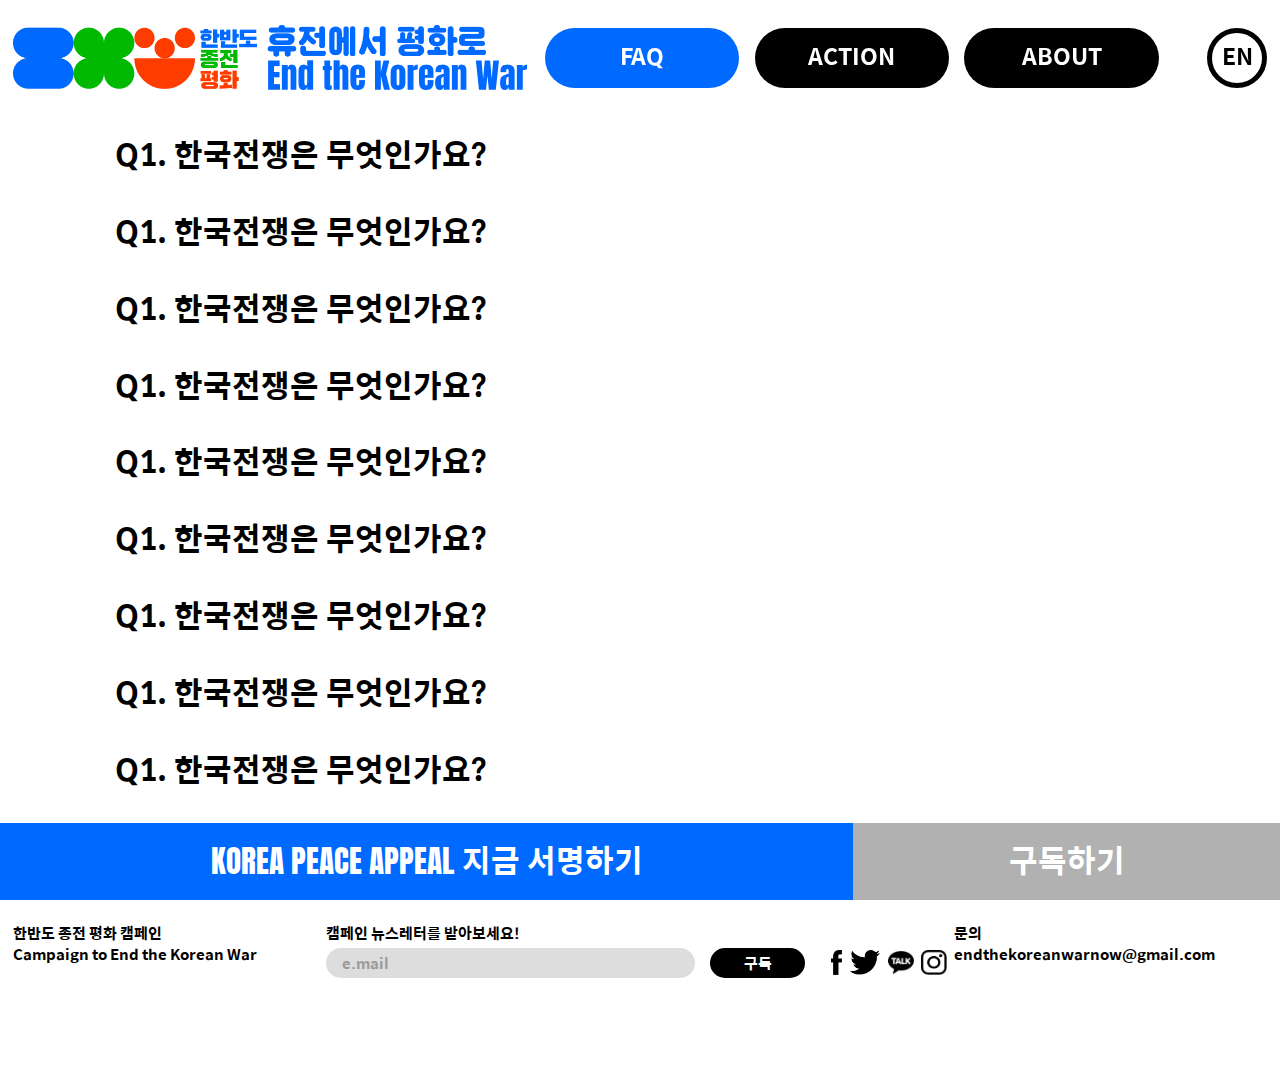
<file: faq.html>
<!DOCTYPE html>
<html lang="en">
<head>
  <meta charset="UTF-8">
  <meta name="viewport" content="width=device-width, initial-scale=1.0">
  <link rel="stylesheet" href="./styles/normalize.css">
  <link rel="stylesheet" href="./styles/style.css">
  <title>한반도 종전 평화</title>
</head>
<body>

  <!-- Invisible Header (for SEO) -->
  <h1 class="hidden-header">한반도 종전 평화</h1>
  
  <!-- Nav Bar -->
  <div class="nav">
    <a class="nav__logo" href="/">
      <img class="logo-img" src="./images/logo.png" />
      <img class="logo-img--mobile" src="./images/logo-mobile.png" />
    </a>
    <a class="nav__link nav__link--faq nav__link--active" href="/faq.html">FAQ</a>
    <a class="nav__link nav__link--action" href="/action.html">ACTION</a>
    <a class="nav__link nav__link--about" href="/about.html">ABOUT</a>
    <a class="nav__lang">EN</a>
    <a class="hamburger">
      <img src="./images/icon-hamburger.png">
    </a>
  </div>

  <!-- Mobile Nav Layer -->
  <div class="mobile-nav">
    <a class="mobile-nav__link nav__link--faq" href="/faq.html">FAQ</a>
    <a class="mobile-nav__link nav__link--action" href="/action.html">ACTION</a>
    <a class="mobile-nav__link nav__link--about" href="/about.html">ABOUT</a>
    <a class="mobile-nav__lang">EN</a>
    <a class="mobile-nav-close-button">
      <img src="./images/icon-close-white-no-circle.png" />
    </a>
  </div>

  <!-- Shortcuts -->
  <div class="shortcuts">
    <a class="shortcuts__link shortcuts__link--sign" href="#sign">
      <span class="use-brand-font">KOREA PEACE APPEAL</span>지금 서명하기
    </a>
    <a class="shortcuts__link shortcuts__link--subscribe">
      구독하기
    </a>
  </div>
  <div class="top-clearance"></div>
 
  <!-- Sign-Form -->
  <div id="signform-layer" action="/" class="signform-layer">
    <form class="signform" method="POST">
      <!-- <div class=""></div> -->
      <input class="signform-input-text signform__name" type="text" name="name" placeholder="이름" >
      <div class="signform__gender custom-select">
        <select class="signform-select" name="gender">
          <option value="" disabled selected hidden>성별</option>
          <option value="male">남자</option>
          <option value="female">여자</option>
          <!-- <option value="기타">기타</option> -->
        </select> 
        <img class="custom-select-arrow" src="./images/icon-arrow.png">
      </div>
      <div class="signform__city custom-select">
        <select class="signform-select" name="city">
          <option value="" disabled selected hidden>도시</option>
          <option value="seoul">서울</option>
          <option value="seoul">서울</option>
          <option value="seoul">서울</option>
          <option value="seoul">서울</option>
          <option value="seoul">서울</option>
          <!-- ... -->
        </select>
        <img class="custom-select-arrow" src="./images/icon-arrow.png">
      </div>
      <div class="signform__country custom-select">
        <select class="signform-select" name="country">
          <option value="" disabled selected hidden>국가</option>
          <option value="republic-of-korea">Republic of Korea</option>
          <option value="republic-of-korea">Republic of Korea</option>
          <option value="republic-of-korea">Republic of Korea</option>
          <option value="republic-of-korea">Republic of Korea</option>
          <option value="republic-of-korea">Republic of Korea</option>
          <!-- ... -->
        </select>
        <img class="custom-select-arrow" src="./images/icon-arrow.png">
      </div>
      <input class="signform-input-text signform__email" type="text" id="email" name="email" placeholder="e.mail">
      <label class="signform__agree" for="agree" >
        <input type="checkbox" id="agree" name="agree">
        <div></div>
        개인정보 수집/이용에 동의
      </label>
      <p id="error-message" class="error-message--hidden">모든 필드를 작성해주세요.</p>
      <input id="signform-submit" class="signform-input-submit" type="submit" value="서명하기">
    </form>
    <a class="signform-close-button">
      <img src="./images/icon-close-black.png" />
    </a>
  </div>

  <!-- 
    * * * * * * * * * * * * * * * * * * * * * * * * * * * * * * * * * * *
    * Page-Specific Markup: -->

  <div class="faq-list">
    <!-- 
      * * * * * * * * * * * * * * * * * * *
      * Replace with a loop from here, -->
    <a class="faq" href='#q1'>
      <h2 class="faq__question">Q1. 한국전쟁은 무엇인가요?</h2>
      <p class="faq__answer">
        한국전쟁은 1950년 6월 25일 분단된 한반도에서 일어난 전쟁이다. 
        원래 하나의 나라였던 한반도(Korea)는 일제의 패망과 함께 독립했으나 소련의 영향력이 확대되는 것을 경계한 미국의 요청으로 남과 북으로 분단되어, 38도선 이남은 미국, 이북은 소련의 지배를 받았다. 
        미군정은 해방 직후 한반도 주민들에 수립된 인민공화국 정부를 인정하지 않았고, 해외에서 활동해오던 대한민국 임시정부도 인정하지 않았다. 
        소련은 인민공화국과 해외 무장독립운동을 했던 사회주의 세력을 지지했다.
      </p>
    </a>
    <a class="faq" href="#q2">
      <h2 class="faq__question">Q1. 한국전쟁은 무엇인가요?</h2>
      <p class="faq__answer">
        한국전쟁은 1950년 6월 25일 분단된 한반도에서 일어난 전쟁이다. 
        원래 하나의 나라였던 한반도(Korea)는 일제의 패망과 함께 독립했으나 소련의 영향력이 확대되는 것을 경계한 미국의 요청으로 남과 북으로 분단되어, 38도선 이남은 미국, 이북은 소련의 지배를 받았다. 
        미군정은 해방 직후 한반도 주민들에 수립된 인민공화국 정부를 인정하지 않았고, 해외에서 활동해오던 대한민국 임시정부도 인정하지 않았다. 
        소련은 인민공화국과 해외 무장독립운동을 했던 사회주의 세력을 지지했다.
      </p>
    </a>
    <a class="faq" href="#q3">
      <h2 class="faq__question">Q1. 한국전쟁은 무엇인가요?</h2>
      <p class="faq__answer">
        한국전쟁은 1950년 6월 25일 분단된 한반도에서 일어난 전쟁이다. 
        원래 하나의 나라였던 한반도(Korea)는 일제의 패망과 함께 독립했으나 소련의 영향력이 확대되는 것을 경계한 미국의 요청으로 남과 북으로 분단되어, 38도선 이남은 미국, 이북은 소련의 지배를 받았다. 
        미군정은 해방 직후 한반도 주민들에 수립된 인민공화국 정부를 인정하지 않았고, 해외에서 활동해오던 대한민국 임시정부도 인정하지 않았다. 
        소련은 인민공화국과 해외 무장독립운동을 했던 사회주의 세력을 지지했다.
      </p>
    </a>
    <a class="faq" href="#q4">
      <h2 class="faq__question">Q1. 한국전쟁은 무엇인가요?</h2>
      <p class="faq__answer">
        한국전쟁은 1950년 6월 25일 분단된 한반도에서 일어난 전쟁이다. 
        원래 하나의 나라였던 한반도(Korea)는 일제의 패망과 함께 독립했으나 소련의 영향력이 확대되는 것을 경계한 미국의 요청으로 남과 북으로 분단되어, 38도선 이남은 미국, 이북은 소련의 지배를 받았다. 
        미군정은 해방 직후 한반도 주민들에 수립된 인민공화국 정부를 인정하지 않았고, 해외에서 활동해오던 대한민국 임시정부도 인정하지 않았다. 
        소련은 인민공화국과 해외 무장독립운동을 했던 사회주의 세력을 지지했다.
      </p>
    </a>
    <a class="faq" href="#q5">
      <h2 class="faq__question">Q1. 한국전쟁은 무엇인가요?</h2>
      <p class="faq__answer">
        한국전쟁은 1950년 6월 25일 분단된 한반도에서 일어난 전쟁이다. 
        원래 하나의 나라였던 한반도(Korea)는 일제의 패망과 함께 독립했으나 소련의 영향력이 확대되는 것을 경계한 미국의 요청으로 남과 북으로 분단되어, 38도선 이남은 미국, 이북은 소련의 지배를 받았다. 
        미군정은 해방 직후 한반도 주민들에 수립된 인민공화국 정부를 인정하지 않았고, 해외에서 활동해오던 대한민국 임시정부도 인정하지 않았다. 
        소련은 인민공화국과 해외 무장독립운동을 했던 사회주의 세력을 지지했다.
      </p>
    </a>
    <a class="faq" href="#q6">
      <h2 class="faq__question">Q1. 한국전쟁은 무엇인가요?</h2>
      <p class="faq__answer">
        한국전쟁은 1950년 6월 25일 분단된 한반도에서 일어난 전쟁이다. 
        원래 하나의 나라였던 한반도(Korea)는 일제의 패망과 함께 독립했으나 소련의 영향력이 확대되는 것을 경계한 미국의 요청으로 남과 북으로 분단되어, 38도선 이남은 미국, 이북은 소련의 지배를 받았다. 
        미군정은 해방 직후 한반도 주민들에 수립된 인민공화국 정부를 인정하지 않았고, 해외에서 활동해오던 대한민국 임시정부도 인정하지 않았다. 
        소련은 인민공화국과 해외 무장독립운동을 했던 사회주의 세력을 지지했다.
      </p>
    </a>
    <a class="faq" href="#q7">
      <h2 class="faq__question">Q1. 한국전쟁은 무엇인가요?</h2>
      <p class="faq__answer">
        한국전쟁은 1950년 6월 25일 분단된 한반도에서 일어난 전쟁이다. 
        원래 하나의 나라였던 한반도(Korea)는 일제의 패망과 함께 독립했으나 소련의 영향력이 확대되는 것을 경계한 미국의 요청으로 남과 북으로 분단되어, 38도선 이남은 미국, 이북은 소련의 지배를 받았다. 
        미군정은 해방 직후 한반도 주민들에 수립된 인민공화국 정부를 인정하지 않았고, 해외에서 활동해오던 대한민국 임시정부도 인정하지 않았다. 
        소련은 인민공화국과 해외 무장독립운동을 했던 사회주의 세력을 지지했다.
      </p>
    </a>
    <a class="faq" href="#q8">
      <h2 class="faq__question">Q1. 한국전쟁은 무엇인가요?</h2>
      <p class="faq__answer">
        한국전쟁은 1950년 6월 25일 분단된 한반도에서 일어난 전쟁이다. 
        원래 하나의 나라였던 한반도(Korea)는 일제의 패망과 함께 독립했으나 소련의 영향력이 확대되는 것을 경계한 미국의 요청으로 남과 북으로 분단되어, 38도선 이남은 미국, 이북은 소련의 지배를 받았다. 
        미군정은 해방 직후 한반도 주민들에 수립된 인민공화국 정부를 인정하지 않았고, 해외에서 활동해오던 대한민국 임시정부도 인정하지 않았다. 
        소련은 인민공화국과 해외 무장독립운동을 했던 사회주의 세력을 지지했다.
      </p>
    </a>
    <a class="faq" href="#q9">
      <h2 class="faq__question">Q1. 한국전쟁은 무엇인가요?</h2>
      <p class="faq__answer">
        한국전쟁은 1950년 6월 25일 분단된 한반도에서 일어난 전쟁이다. 
        원래 하나의 나라였던 한반도(Korea)는 일제의 패망과 함께 독립했으나 소련의 영향력이 확대되는 것을 경계한 미국의 요청으로 남과 북으로 분단되어, 38도선 이남은 미국, 이북은 소련의 지배를 받았다. 
        미군정은 해방 직후 한반도 주민들에 수립된 인민공화국 정부를 인정하지 않았고, 해외에서 활동해오던 대한민국 임시정부도 인정하지 않았다. 
        소련은 인민공화국과 해외 무장독립운동을 했던 사회주의 세력을 지지했다.
      </p>
    </a>
    <!-- to hear.   *
      * * * * * * * *
    -->
  </div>
  <!--                                                                  *
    * * * * * * * * * * * * * * * * * * * * * * * * * * * * * * * * * * *
  -->
  

  <!-- Footer -->
  <div class="footer">
    <div class="footer__left-box">
      <p>
        한반도 종전 평화 캠페인<br/>
        Campaign to End the Korean War
      </p>
    </div>
    <div class="footer__middle-box">
      <form>
        <label class="form__label" for="email">캠페인 뉴스레터를 받아보세요!</label><br/>
        <div class="form__input-group">
          <input class="form__input--email" type="email" id="email" name="email" placeholder="e.mail">
          <input class="form__input--submit" type="submit" value="구독">
          <a class="share-button"> 
            <img src="./images/icon-facebook.png" />
          </a>
          <a class="share-button"> 
            <img src="./images/icon-twitter.png" />
          </a>
          <a class="share-button">
            <img src="./images/icon-kakao.png" />
          </a>
          <a class="share-button">
            <img src="./images/icon-instragram.png" />
          </a>
        </div>
      </form>
    </div>
    <div class="footer__right-box">
      <p>
        문의<br/>
        endthekoreanwarnow@gmail.com
      </p>
    </div>
  </div>

  <div class="bottom-clearance"></div>


  <!--
    * * * * * * * * * * * * * * * * * * * * * * *
    * Page-Related Scripts -->
  <script src="./libraries/css-vars-ponyfill.min.js"></script>
  <script src="./libraries/ofi.min.js"></script>
  <script src="./common.js"></script>
  <script src="./faq.js"></script>
  <!--                                          *
    * * * * * * * * * * * * * * * * * * * * * * *
  -->


</body>
</html>
</file>
<file: styles/style.css>
/* CSS Variables */

:root {
  --page-P: 1vw;
  --nav-H: 9vw;
  --nav-button-H: 4.7vw;
  --shortcuts-H: 6vw;
  --question-H: 6vw;
  --BR: 40px;

  --C-red: #FF3C00;
  --C-green: #00B900;
  --C-blue: #0069FF;
  --C-blue-light: #4894FF;
  --C-white: #fff;
  --C-gray: #DDDDDD;
  --C-input-text: #9B9B9B;
  --C-button: #B1B1B1;
  --C-button-hover: #575757;
  --C-black: #000;
}


/* Shared */

@font-face {
  font-family: Spoqa;
  src: url(../fonts/spoqa-han-sans-bold.woff);
  font-weight: 400;
}
@font-face {
  font-family: Anton;
  src: url(../fonts/anton-regular.woff);
}

html {
  width: 100%;
  height: 100%;
}
body {
  width: 100%;
  height: 100%;
}
div, a, input, select {
  box-sizing: border-box;
}
a {
  text-decoration: none;
}
h1, h2, h3, h4, h5, h6, p, a {
  margin: 0;
  font-size: inherit;
  font-weight: inherit;
  line-height: inherit;
}

input, textarea, select, button {
  border:none;
  background-image:none;
  background-color:transparent;
  -webkit-box-shadow: none;
  -moz-box-shadow: none;
  box-shadow: none;
}
input:focus, textarea:focus, select:focus{
  outline: none;
}

.use-brand-font {
  font-family: Anton;
  margin-top: 0.1em;
}

body {
  font-family: Spoqa;
}

.hidden-header {
  position: fixed;
  width: 0;
  overflow: hidden;
  white-space: nowrap;
}

.nav {
  z-index: 10;
  position: fixed;
  top: 0; left: 0;
  width: 100%;
  height: var(--nav-H);
  display: flex;
  align-items: center;
  padding: 0 var(--page-P);
  background: rgba(255, 255, 255, 0.5);
  -webkit-backdrop-filter: blur(10px);
  backdrop-filter: blur(10px);  
}

.nav__logo {
  flex: 0 0 41%;
  width: 100%;
  overflow: hidden;
  margin-right: 10px;
  cursor: pointer;
}
.nav__logo > .logo-img {
  display: block;
  width: 100%;
  height: auto;
}
.nav__logo > .logo-img--mobile {
  display: none;
}

.nav__link {
  flex: 0 0 15.5%;
  height: var(--nav-button-H);
  margin: 0 0.6vw;
  border-radius: 1000px;
  background: var(--C-black);
  color: var(--C-white);
  display: flex;
  justify-content: center;
  align-items: center;
  cursor: pointer;
  font-size: 1.8vw;
  padding-bottom: 0.1em;
}
.nav__link--faq:hover, .nav__link--faq.nav__link--active {
  background: var(--C-blue);
}
.nav__link--action:hover, .nav__link--action.nav__link--active {
  background: var(--C-green);
}
.nav__link--about:hover, .nav__link--about.nav__link--active  {
  background: var(--C-red);
}


.nav__lang {
  position: absolute;
  right: var(--page-P);
  width: var(--nav-button-H);
  height: var(--nav-button-H);
  display: flex;
  justify-content: center;
  align-items: center;
  border-radius: 1000px;
  border: 5px solid var(--C-black);
  color: var(--C-black);
  font-size: 1.8vw;
  padding-bottom: 3px;
  cursor: pointer;
}
.nav__lang:hover {
  background: var(--C-black);
  color: var(--C-white);
}

.hamburger {
  width: 10vw;
  height: 10vw;
  position: absolute;
  right: 5vw;
  display: flex;
  justify-content: center;
  align-items: center;
  display: none;
}
.hamburger > img {
  width: 100%;
  height: auto;
}

.mobile-nav {
  z-index: 100;
  position: fixed;
  top: 0; left: 0;
  width: 100%;
  height: 100%;
  background: var(--C-black);
  color: var(--C-white);
  display: flex;
  flex-direction: column;
  justify-content: center;
  align-items: center;
  transform: translateX(100%);
  transition: transform 0.5s;
}

.mobile-nav__link {
  font-size: 12vw;
  color: var(--C-white);
  padding: 8vw;
}
.mobile-nav__lang {
  margin: 8vw;
  bottom: 20vw;
  width: 20vw;
  height: 20vw;
  display: flex;
  justify-content: center;
  align-items: center;
  border-radius: 1000px;
  border: 5px solid var(--C-white);
  color: var(--C-white);
  font-size: 7vw;
  cursor: pointer;
}
.mobile-nav-close-button {
  position: absolute;
  width: 10vw;
  height: 10vw;
  right: 5vw;
  top: 5vw;
  border-radius: 1000px;
}
.mobile-nav-close-button > img {
  width: 100%;
  height: 100%;
}
.shortcuts {
  z-index: 10;
  position: fixed;
  bottom: 0;
  width: 100%;
  height: var(--shortcuts-H);
  display: flex;
}

.shortcuts__link {
  color: var(--C-white);
  cursor: pointer;
  display: flex;
  justify-content: center;
  align-items: center;
  font-size: 2.4vw;
  padding-bottom: 0.1em;
}

.shortcuts__link--sign {
  flex: 2 0 0;
  background: var(--C-blue);
}
.shortcuts__link--sign:hover {
  background: var(--C-black);
}
.shortcuts__link--sign > .use-brand-font {
  margin-right: 0.25em;
}

.shortcuts__link--subscribe {
  flex: 1 0 0;
  background: var(--C-button);
}
.shortcuts__link--subscribe:hover {
  background: var(--C-button-hover);
}


.footer {
  display: flex;
  flex-wrap: nowrap;
  font-size: 1.2vw;
  margin-bottom: var(--page-P);
  margin-top: 9vw;
}

.footer__left-box {
  flex: 1 0 0;
  line-height: 1.4em;
}

.footer__middle-box {
  flex: 2 0 0;
}

.form__label {
  line-height: 1.4em;
}

.form__input-group {
  display: flex;
  flex-wrap: nowrap;
  align-items: center;
  margin-top: 0.3em;
}
.form__input--email {
  flex: 0 0 50%;
  background: var(--C-gray);
  color: var(--C-black);
  border-radius: 1000px;
  margin-right: 1em;
  padding: 0.4em 1em;
}
.form__input--email::-webkit-input-placeholder { color: var(--C-input-text); }
.form__input--email:-ms-input-placeholder { color: var(--C-input-text); }
.form__input--email::placeholder { color: var(--C-input-text); }

.form__input--submit {
  flex: 0 0 15%;
  background: var(--C-black);
  color: var(--C-white);
  border-radius: 1000px;
  margin-right: 1.2em;
  padding: 0.4em 0; 
  cursor: pointer;
}

.share-button {
  height: 2vw;
  cursor: pointer;
  margin-left: 0.5em;
  transition: transform 0.1s;
}
.share-button > img {
  height: 100%;
}
.share-button:hover {
  transform: scale(1.15);
}

.footer__right-box {
  flex: 1 0 0;
  line-height: 1.4em;
}

.bottom-clearance {
  position: relative;
  height: var(--shortcuts-H);
}

.object-fit-image {
  object-fit: cover;
  font-family: 'object-fit: cover;';
}

.signform-layer {
  z-index: 11;
  position: fixed;
  top: 0; left: 0;
  width: 100%;
  height: 100%;
  background: var(--C-blue);
  display: flex;
  justify-content: center;
  align-items: center;
  transform: translateY(-100%);
  transition: transform 0.4s;
}
.signform-layer.open {
  transform: translateX(0);
}

.signform {
  width: 50vw;
  display: flex;
  flex-wrap: wrap;
  justify-content: space-between;
}

.signform-input-text {
  position: relative;
  border-radius: 1000px;
  background-color: var(--C-blue-light);
  height: 3.8vw;
  margin-bottom: 2.5vw;
  font-size: 1.5vw;
  border: 2px solid black;
  padding-left: 1vw;
}

input:-webkit-autofill, input:-webkit-autofill:focus, input:-webkit-autofill:hover {
  -webkit-text-fill-color: var(--C-black);
  -webkit-box-shadow: 0 0 0px 1000px var(--C-blue-light) inset;
}
select:-webkit-autofill, select:-webkit-autofill:focus, select:-webkit-autofill:hover {
  -webkit-text-fill-color: var(--C-black);
  -webkit-box-shadow: 0 0 0px 1000px var(--C-blue-light) inset;
}
.signform-input-text::-webkit-input-placeholder { color: var(--C-black); }
.signform-input-text:-ms-input-placeholder { color: var(--C-black); }
.signform-input-text::placeholder { color: var(--C-black); }
.signform__name {
  flex-grow: 0;
  flex-shrink: 0;
  flex-basis: calc(60% - 0.5vw);
}
.signform__gender {
  flex-grow: 0;
  flex-shrink: 0;
  flex-basis: calc(40% - 0.5vw);
}
.signform__city {
  flex-grow: 0;
  flex-shrink: 0;
  flex-basis: calc(50% - 0.5vw);
}
.signform__country {
  flex-grow: 0;
  flex-shrink: 0;
  flex-basis: calc(50% - 0.5vw);
}
.signform__email {
  flex: 0 0 100%;
  flex-basis: 100%;
}
.signform__agree {
  /* background: red; */
  display: block;
  margin: 0 auto 2.5vw;
  cursor: pointer;
  display: flex;
  align-items: center;
  margin-bottom: 3vw;
}

.signform__agree > div {
  position: relative;
  content: "";
  width: 1.5vw;
  height: 1.5vw;
  border: 2px solid black;
  background: var(--C-blue-light);
  margin-right: 0.5vw;
  margin-top: 0.1vw;
  border-radius: 20%;
}
.signform__agree input {
  display: none;
}
.signform__agree input:checked + div {
  background: black;
}

.signform-input-submit {
  flex: 0 0 100%;
  background: var(--C-black);
  border-radius: var(--BR);
  color: var(--C-white);
  height: 3.8vw;
  font-size: 1.5vw;
  cursor: pointer;
  margin-bottom: 4vw;
}

.share-button-box {
  flex: 0 0 100%;
  display: flex;
  flex-wrap: nowrap;
  justify-content: center;
  margin-top: 2vw;
}
.share-button-box .share-button {
  height: 3vw;
}

.custom-select {
  position: relative;
  border-radius: 1000px;
  background-color: var(--C-blue-light);
  height: 3.8vw;
  margin-bottom: 2.5vw;
  font-size: 1.5vw;
}

.custom-select select {
  display: none;
}

.current-option {
  height: 100%;
  width: 100%;
  padding-left: 1vw;
  display: flex;
  align-items: center;
  border-radius: 1000px;
  border: 2px solid black;
  cursor: pointer;
}

.options-box {
  z-index: 11;
  position: absolute;
  top: calc(100% - 2px); left: 0;
  width: 100%;
  /* border-radius: 2vw; */
  border: 2px solid black;
  background: var(--C-blue-light);
  max-height: 20vw;
  overflow-y: auto;
}

.options-box--hidden {
  display: none;
}

.option {
  padding-left: 1vw;
  display: flex;
  align-items: center;
  height: 3.2vw;
  cursor: pointer;
}

.option:not(:last-child) {
  border-bottom: 2px solid black;
}

.custom-select-arrow {
  position: absolute;
  top: 38%; right: 1vw;
  height: 33%;
  width: auto;
}

#error-message {
  flex: 0 0 100%;
  text-align: center;
  color: #ff8833;
  font-size: 1.5vw;
  margin-bottom: 4vw;
}
.error-message--hidden {
  opacity: 0;
}


.signform-close-button {
  position: absolute;
  top: 2vw; right: 2vw;
  cursor: pointer;
  border-radius: 1000px;
  overflow: hidden;
}



/* index.html */

.top-clearance {
  position: relative;
  height: var(--nav-H);
}

.section, .footer {
  position: relative;
  padding: 0 var(--page-P);
}

#graph-container {
  height: calc(100% - var(--nav-H) - var(--shortcuts-H));
  padding: 0;
}

#graph, #swiper {
  display: none;
}

#graph-container.show-graph #graph {
  position: absolute;
  top: 0; left: var(--page-P);
  width: calc(100% * 5 / 6 - var(--page-P) * 3);
  height: calc(100% - var(--page-P));
  border-radius: var(--BR);
  overflow: hidden;
  display: flex;
  justify-content: center;
  align-items: center;
}

.graph__bar {
  z-index: -1;
  position: absolute;
  top: 0; left: 0;
  background: var(--C-green);
  width: 0;
  height: 100%;
}

.graph__text {
  text-align: center;
  font-size: 1.8vw;
  color: var(--C-white);
}
.graph__number {
  display: inline-block;
  font-size: 5.5em;
  margin-right: 0.05em;
  margin-left: 0.2em;
}

.graph__number .digit {
  display: inline-block;
  width: 0.5em;
}
.graph__number .comma {
  display: inline-block;
  width: 0.25em;
}
.graph__number .digit::selection, .graph__number .comma::selection {
  background: none;
  color: var(--C-white);
}

.landing__play-button {
  z-index: 1;
  position: absolute;
  top: 0; right: var(--page-P);
  width: calc(100% / 6);
  height: 10vw;
  border-radius: var(--BR);
  background-color: var(--C-blue);
  transition: height 0.3s;
  cursor: pointer;
  display: flex;
  justify-content: center;
  align-items: center;
  font-size: 1.7vw;
}
#graph-container:not(.show-graph) .landing__play-button {
  top: var(--page-P);
}
#show-on-mouseenter, #show-on-mouseleave {
  display: none;
}
.landing__play-button:hover #show-on-mouseenter{
  display: block;
  color: var(--C-white);
}
.landing__play-button:not(:hover) #show-on-mouseleave{
  display: block;
  width: 20%;
}
.landing__play-button:hover {
  background-color: var(--C-red);
}
#graph-container.show-graph .landing__play-button:hover {
  height: calc(100% - var(--page-P));
}

#graph-container:not(.show-graph) {
  margin-bottom: 6vw;
}
#graph-container:not(.show-graph) #swiper {
  display: block;
  width: 100%; height: 100%;
}

.section--intro {}

.intro__cover-graphic {
  width: 100%;
  height: auto;
}
.intro__statement {
  width: 62vw;
  margin: 7vw auto;
  word-break: keep-all;
  text-align: center;
  font-size: 2.7vw;
  line-height: 1.4em;
  letter-spacing: 0.02em;
}

.intro__title-box {
  display: flex;
  justify-content: space-evenly;
  align-items: center;
  height: 100px;
  border-radius: var(--BR);
  background: var(--C-black);
  font-size: 4.2vw;
  color: var(--C-white);
  padding-bottom: 0.1em;
}

.phrase {
  width: 30vw;
}

.intro__subtitle-box {
  border-radius: var(--BR);
  background: var(--C-green);
  color: var(--C-white);
  padding: 5vw 0;
  text-align: center;
  font-size: 2.7vw;
  line-height: 1.4em;
  letter-spacing: 0.02em;
}

.intro__text-box {
  border-radius: var(--BR);
  background: var(--C-blue);
  color: var(--C-white);
  padding: 10vw 0;
}

.intro__text-box > p {
  margin: 0 auto;
  width: 65vw;
  font-size: 1.55vw;
  line-height: 1.7em;
  word-break: keep-all;
}

.intro__signers {
  border-radius: var(--BR);
  background: var(--C-red);
  padding: 7vw 0;
}

.intro__signers > h3 {
  font-size: 3vw;
  color: var(--C-white);
  text-align: center;
}

.profile-list {
  display: flex;
  width: 65%;
  margin: 0 auto;
  justify-content: space-between;
  flex-wrap: wrap;
}

.profile {
  flex: 0 0 36%;
  margin-top: 7vw;
}
.profile__img-mask {
  position: relative;
  width: 100%;
  background: var(--C-gray);
  border-radius: 50%;
  overflow: hidden;
}
.profile__img-mask:after {
  content: '';
  display: block;
  padding-bottom: 100%;
}
.profile__img {
  position: absolute;
  top: 0; left: 0;
  width: 100%; height: 100%;
}

.profile__name {
  font-size: 1.8vw;
  text-align: center;
  color: var(--C-white);
  line-height: 1.7em;
  margin-top: 0.7em;
}
.profile__title {
  font-size: 1.8vw;
  text-align: center;
  color: var(--C-white);
  line-height: 1.7em;
}

.section--news {}

.news__title {
  font-size: 3vw;
  text-align: center;
  margin-top: 9vw;
}

.news__news-card-list {
  display: flex;
  flex-wrap: wrap;
  margin-top: 9vw;
}

.news-card {
  position: relative;
  flex-grow: 0;
  flex-shrink: 0;
  flex-basis: calc((100% - var(--page-P) * 3) / 4); 
  margin: var(--page-P) var(--page-P) 0 0;
  border-radius: var(--BR);
  background: var(--C-gray);
  cursor: pointer;
  overflow: hidden;
  color: var(--C-black);
}
.news-card:nth-child(4) {
  margin-right: 0;
}
.news-card:after {
  content: '';
  display: block;
  padding-bottom: 110%;
}
.news-card:hover {
  background: var(--C-green);
  color: var(--C-white);
}

.news-card:hover .news-card__img {
  display: none;
}

.news-card__img {
  position: absolute;
  width: 100%;
  height: 100%;
}
.news-card > h3 {
  position: absolute;
  bottom: 0;
  margin: 10% 5%;
  font-size: 1.8vw;
  word-break: keep-all;
  line-height: 1.7em;
}


/* faq.html */
.faq-list {
  padding: 0 var(--page-P);
}

.faq {
  display: block;
  border-radius: var(--BR);
  overflow: hidden;
  max-height: var(--question-H);
  transition: max-height 0.5s;
}
.faq:not(.faq--open) {
  background: transparent;
  color: var(--C-black);
  cursor: pointer;
}
.faq--open {
  background: var(--C-blue);
  color: var(--C-white);
}
.faq:hover {
  background: var(--C-blue);
  color: var(--C-white);
}

.faq__question {
  font-size: 2.4vw;
  line-height: var(--question-H);
  margin-left: 8vw;
}

.faq__answer {
  width: 65vw;
  margin-left: 8vw;
  margin-bottom: 3vw;
  font-size: 1.55vw;
  line-height: 1.7em;
  word-break: keep-all;
  transition: opacity 0.5s;
  opacity: 0;
}
.faq--open .faq__answer {
  opacity: 1;
}


/* action.html */

#action-page-body::-webkit-scrollbar {
  display: none;
}
#action-page-body {
  -ms-overflow-style: none;
  scrollbar-width: none;
}

.news-card-list {
  padding: 0 var(--page-P);
  display: flex;
  flex-wrap: wrap;
}

.news-popup-layer {
  z-index: 1;
  position: fixed;
  top: 0; left: 0;
  width: 100%;
  height: 100%;
  display: none;
  transform: translateY(100%);
  transition: transform 0.5s;
  overflow-y: auto;
}
.news-popup-layer.mounted {
  display: block;
}
.news-popup-layer.open {
  display: block;
  transform: translateY(0);
}

.news-popup {
  position: absolute;
  width: calc(100% - var(--page-P) * 2);
  min-height: calc(100% - var(--nav-H) - var(--shortcuts-H) - var(--page-P) * 2);
  top: calc(var(--nav-H) + var(--page-P));
  left: var(--page-P);
  margin-bottom: calc(var(--shortcuts-H) + var(--page-P));
  background: var(--C-green);
  border-radius: var(--BR);
}

.news-popup__text {
  width: 65vw;
  margin: 3vw auto;
  font-size: 1.55vw;
  line-height: 1.7em;
  word-break: keep-all;
  color: var(--C-white);
}

.popup-close-button {
  position: absolute;
  top: 1.7vw;
  right: 1.7vw;
  width: 3vw;
  overflow: hidden;
  border-radius: 1000px;
  cursor: pointer;
}

.popup-close-button > img {
  width: 100%;
  height: auto;
}


/* about.html */

.about-text-box {
  display: inline-block;
  width: 100%;
  background: var(--C-red);
  border-radius: var(--BR);
}

.about-text {
  width: 65vw;
  margin: 3vw auto;
  font-size: 1.55vw;
  line-height: 1.7em;
  word-break: keep-all;
  color: var(--C-white);
}


/* Mobile */

@media only screen and (max-width: 768px) {

  :root {
    --page-P: 13px;
    --nav-H: 80px;
    --shortcuts-H: 70px;
    --question-H: 14vw;
    --BR: 30px;
  }

  .nav__logo {
    flex: 0 0 70%;
  }

  .nav__logo > .logo-img {
    display: none;
  }
  .nav__logo > .logo-img--mobile {
    display: block;
    width: 100%;
    height: auto;
  }

  .nav__link, .nav__lang {
    display: none;
  }

  .hamburger {
    display: flex;
  }

  .shortcuts__link {
    font-size: 6.5vw;
  }

  .shortcuts__link--subscribe {
    display: none;
  }

  .footer {
    margin-top: 15vw;
    flex-wrap: wrap;
  }
  .footer__left-box {
    flex: 0 0 100%;
    font-size: 4vw;
  }
  .footer__middle-box {
    flex: 0 0 100%;
    font-size: 4vw;
    margin-top: 4vw;
  }
  .form__input-group {
    flex-wrap: wrap;
  }
  .form__input--email {
    flex: 0 0 70%;
  }
  .form__input--submit {
    flex: 0 0 25%;
    margin: 0;
  }
  .share-button {
    height: 7vw;
    margin-top: var(--page-P);
  }
  .footer__right-box {
    flex: 0 0 100%;
    font-size: 4vw;
    margin-top: 6vw;
  }
  

  .signform {
    width: 80vw;
  }

  .signform-input-text {
    height: 12vw;
    margin-bottom: 5vw;
    padding-left: 3vw;
    font-size: 4.5vw;
  }

  .signform__name, .signform__gender, .signform__city, .signform__country {
    flex-basis: 100%;
  }

  .custom-select {
    height: 12vw;
    margin-bottom: 5vw;
    font-size: 4.5vw;
  }

  .current-option {
    padding-left: 3vw;
  }
  .options-box {
    max-height: 60vw;
  }
  .option {
    height: 10vw;
  }
  .custom-select-arrow {
    right: 3vw;
  }

  .signform__agree {
    margin-bottom: 5vw;
  }
  .signform__agree > div {
    width: 5vw;
    height: 5vw;
  }
  #error-message {
    font-size: 4.5vw;
    margin-bottom: 6vw;
  }

  .signform-input-submit {
    height: 12vw;
    font-size: 4.5vw;
  }

  .share-button-box .share-button {
    height: 8vw;
  }



  /* index.html */

  #graph-container.show-graph {
    display: flex;
    flex-direction: column;
    padding: 0 var(--page-P) var(--page-P);
  }
  #graph-container:not(.show-graph) {
    display: flex;
    flex-direction: column;
    padding: 0 0 var(--page-P);
  }

  #graph-container.show-graph #graph {
    position: relative;
    flex: 0 0 55%;
    width: 100%;
    height: unset;
    left: unset;
  }

  #graph-container:not(.show-graph) #swiper {
    position: relative;
    flex: 0 0 55%;
    height: unset;
  }

  .landing__play-button {
    flex: 1 0 0;
    flex-grow: 0;
    flex-shrink: 0;
    flex-basis: calc(45% - var(--page-P));
    position: relative;
    top: unset; right: unset;
    width: calc(100vw - var(--page-P) * 2);
    height: 50vw;
    margin: var(--page-P) 0 auto;
    font-size: 10vw;

  }

  #graph-container:not(.show-graph) .landing__play-button {
    margin: 0 auto;
  }

  .intro__cover-graphic {
    display: none;
  }

  .intro__statement {
    font-size: 5vw;
  }

  .intro__title-box {
    flex-direction: column;
    font-size: 9vw;
    justify-content: center;
  }

  .phrase {
    width: 65vw;
    margin: 2vw 0 1vw;
  }

  .intro__subtitle-box {
    padding: 13vw 10vw;
    font-size: 5vw;
  }

  .intro__text-box {
    padding: 7vw 0;
  }
  .intro__text-box > p{
    width: 80vw;
    font-size: 4.7vw;
  }

  .intro__signers > h3 {
    font-size: 5.4vw;
  }

  .profile-list {
    width: 55%;
  }

  .profile {
    flex: 0 0 100%;
  }

  .profile__name {
    margin-top: 1em;
    font-size: 4.7vw;
  }
  .profile__title {
    font-size: 4.7vw;
  }

  .news__title {
    font-size: 5.4vw;
  }
  .news-card {
    flex-basis: 100%;
    margin: 0 0 var(--page-P);
  }
  .news-card:after {
    padding-bottom: 66%;
  }
  .news-card > h3 {
    font-size: 6vw;
    margin: 5% 30% 5% 3%;
  }


  /* faq.html */
  .faq {
    
  }
  .faq__question {
    font-size: 4.5vw;
    line-height: var(--question-H);
    margin-left: 5vw;
  }
  .faq__answer {
    font-size: 4.5vw;
    margin-left: 5vw;
    width: 80vw;
    margin-bottom: 6vw;
  }

  /* action.html */
  .news-popup__text {
    width: 80vw;
    margin: 15vw auto 6vw;
    font-size: 4.5vw;
    line-height: 1.7em;
    word-break: keep-all;
    color: var(--C-white);
  }

  .popup-close-button {
    position: absolute;
    top: 4vw;
    right: 4vw;
    width: 8vw;
    overflow: hidden;
    border-radius: 1000px;
    cursor: pointer;
  }

  /* about.html */
  .about-text {
    width: 80vw;;
    margin: 6vw auto;
    font-size: 4.5vw;
    line-height: 1.7em;
    word-break: keep-all;
    color: var(--C-white);
  }

}
</file>
